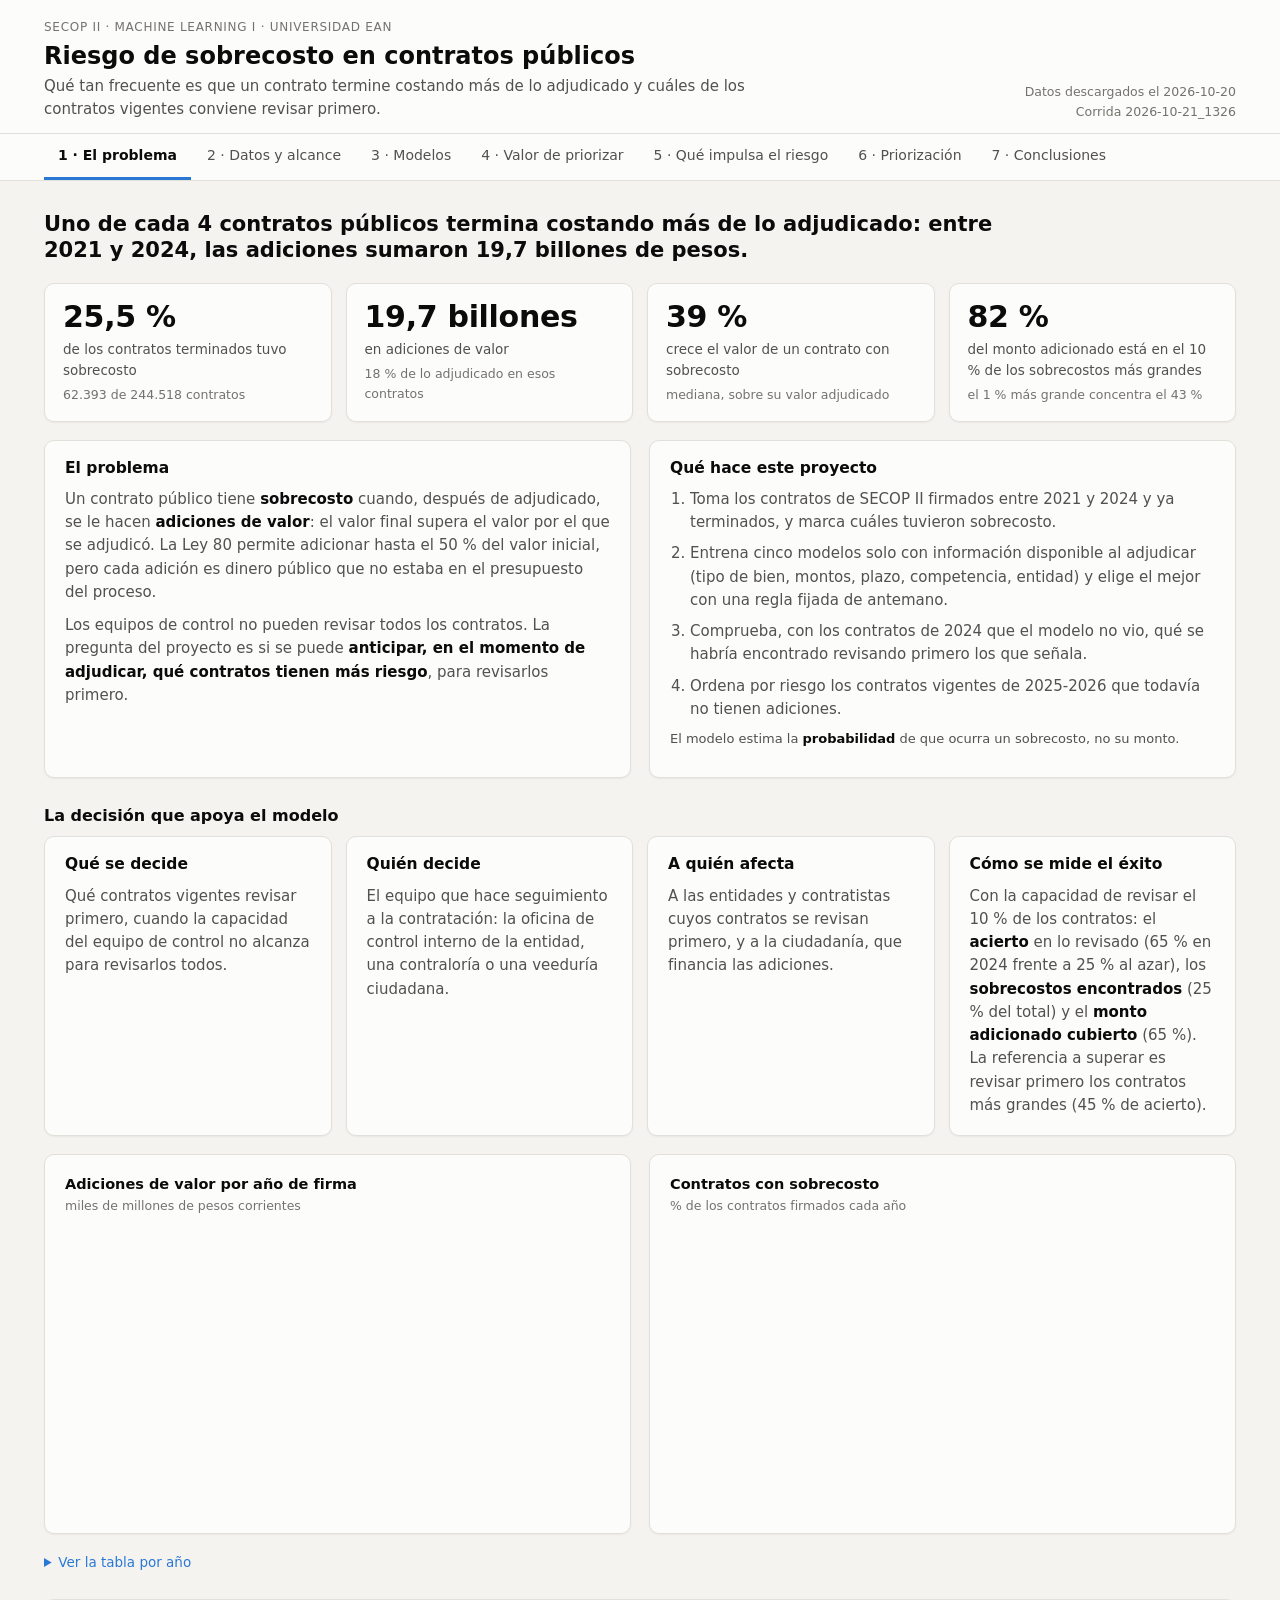
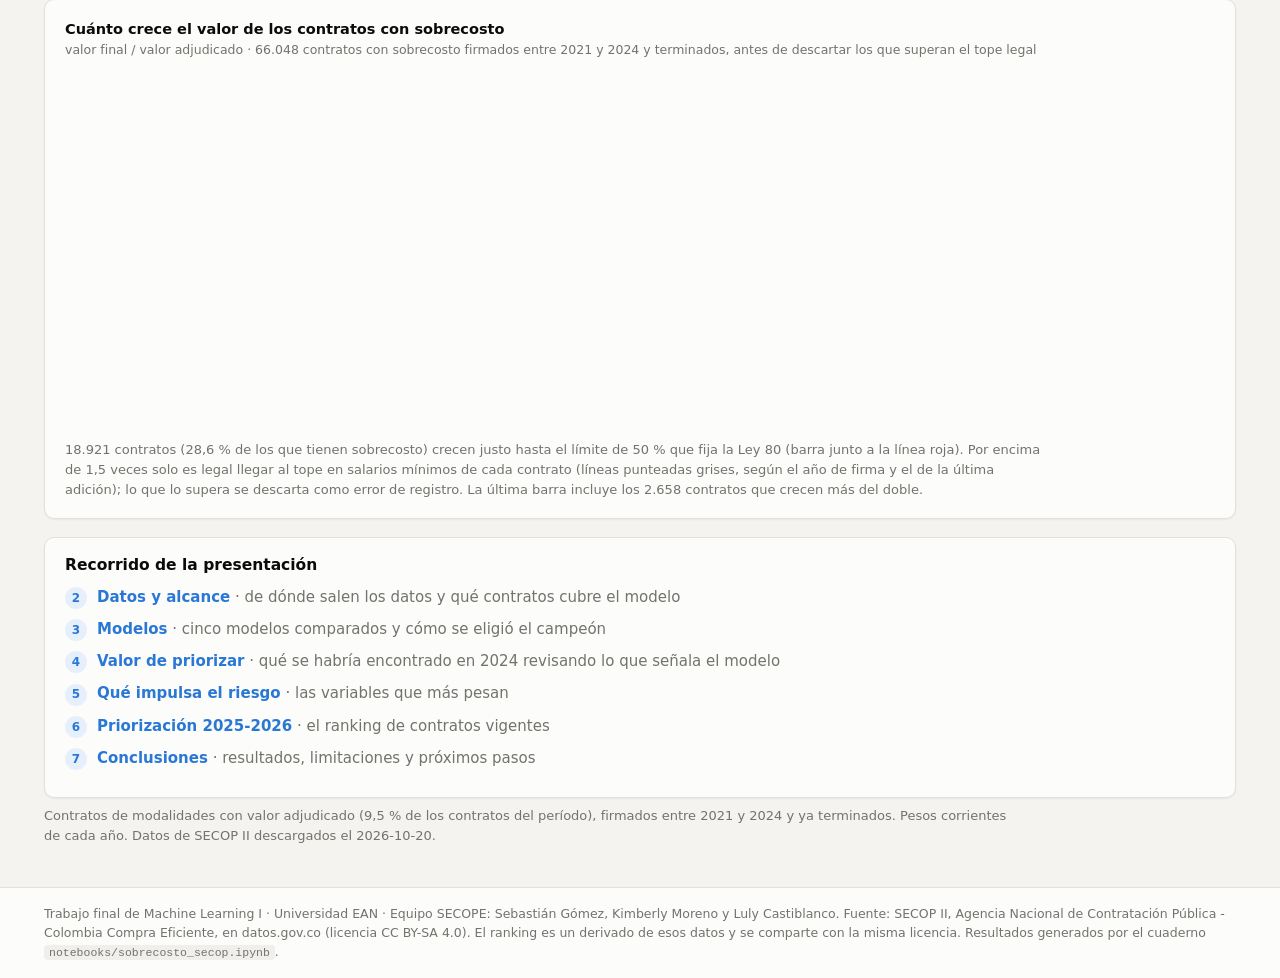
<file: docs/index.html>
<!doctype html>
<html lang="es">
<head>
<meta charset="utf-8">
<meta name="viewport" content="width=device-width, initial-scale=1">
<title>Riesgo de sobrecosto en contratos públicos</title>
<meta name="description" content="Priorización de contratos públicos con riesgo de sobrecosto a partir de SECOP II. Trabajo final de Machine Learning I, Universidad EAN.">
<link rel="stylesheet" href="estilos.css">
</head>
<body>
<header class="encabezado">
  <div class="contenedor encabezado-fila">
    <div>
      <p class="sobretitulo">SECOP II · Machine Learning I · Universidad EAN</p>
      <h1>Riesgo de sobrecosto en contratos públicos</h1>
      <p class="subtitulo">Qué tan frecuente es que un contrato termine costando más de lo adjudicado y cuáles de los contratos vigentes conviene revisar primero.</p>
    </div>
    <p class="meta" id="meta-corrida">Cargando datos…</p>
  </div>
  <nav class="pestanas" aria-label="Módulos">
    <div class="contenedor pestanas-fila" role="tablist">
      <button role="tab" data-tab="problema" aria-selected="true">1 · El problema</button>
      <button role="tab" data-tab="datos">2 · Datos y alcance</button>
      <button role="tab" data-tab="modelos">3 · Modelos</button>
      <button role="tab" data-tab="valor">4 · Valor de priorizar</button>
      <button role="tab" data-tab="riesgo">5 · Qué impulsa el riesgo</button>
      <button role="tab" data-tab="priorizacion">6 · Priorización</button>
      <button role="tab" data-tab="limites">7 · Conclusiones</button>
    </div>
  </nav>
</header>

<main class="contenedor">
  <div id="error" class="aviso aviso-error" hidden></div>

  <!-- 1 · El problema -->
  <section class="panel" id="tab-problema" role="tabpanel">
    <h2 class="mensaje" id="problema-mensaje"></h2>
    <div class="tarjetas" id="problema-kpis"></div>
    <div class="dos-columnas">
      <div class="bloque">
        <h3>El problema</h3>
        <p>Un contrato público tiene <strong>sobrecosto</strong> cuando, después de adjudicado, se le hacen <strong>adiciones de valor</strong>: el valor final supera el valor por el que se adjudicó. La Ley 80 permite adicionar hasta el 50 % del valor inicial, pero cada adición es dinero público que no estaba en el presupuesto del proceso.</p>
        <p>Los equipos de control no pueden revisar todos los contratos. La pregunta del proyecto es si se puede <strong>anticipar, en el momento de adjudicar, qué contratos tienen más riesgo</strong>, para revisarlos primero.</p>
      </div>
      <div class="bloque">
        <h3>Qué hace este proyecto</h3>
        <ol class="pasos">
          <li>Toma los contratos de SECOP II firmados entre 2021 y 2024 y ya terminados, y marca cuáles tuvieron sobrecosto.</li>
          <li>Entrena cinco modelos solo con información disponible al adjudicar (tipo de bien, montos, plazo, competencia, entidad) y elige el mejor con una regla fijada de antemano.</li>
          <li>Comprueba, con los contratos de 2024 que el modelo no vio, qué se habría encontrado revisando primero los que señala.</li>
          <li>Ordena por riesgo los contratos vigentes de 2025-2026 que todavía no tienen adiciones.</li>
        </ol>
        <p class="nota">El modelo estima la <strong>probabilidad</strong> de que ocurra un sobrecosto, no su monto.</p>
      </div>
    </div>
    <h3 class="subtitulo-seccion">La decisión que apoya el modelo</h3>
    <div class="cuatro-columnas">
      <div class="bloque"><h3>Qué se decide</h3><p>Qué contratos vigentes revisar primero, cuando la capacidad del equipo de control no alcanza para revisarlos todos.</p></div>
      <div class="bloque"><h3>Quién decide</h3><p>El equipo que hace seguimiento a la contratación: la oficina de control interno de la entidad, una contraloría o una veeduría ciudadana.</p></div>
      <div class="bloque"><h3>A quién afecta</h3><p>A las entidades y contratistas cuyos contratos se revisan primero, y a la ciudadanía, que financia las adiciones.</p></div>
      <div class="bloque"><h3>Cómo se mide el éxito</h3><p id="problema-exito"></p></div>
    </div>
    <div class="dos-columnas">
      <figure class="grafico"><figcaption>Adiciones de valor por año de firma <span>miles de millones de pesos corrientes</span></figcaption><div class="lienzo"><canvas id="g-adiciones"></canvas></div></figure>
      <figure class="grafico"><figcaption>Contratos con sobrecosto <span>% de los contratos firmados cada año</span></figcaption><div class="lienzo"><canvas id="g-tasa"></canvas></div></figure>
    </div>
    <details class="tabla-detalle"><summary>Ver la tabla por año</summary><div id="t-magnitud"></div></details>
    <figure class="grafico bloque-crecimiento" id="f-crecimiento" hidden>
      <figcaption>Cuánto crece el valor de los contratos con sobrecosto <span id="crecimiento-sub">valor final / valor adjudicado</span></figcaption>
      <div class="lienzo alto"><canvas id="g-crecimiento"></canvas></div>
      <p class="nota" id="crecimiento-nota"></p>
    </figure>
    <div class="bloque">
      <h3>Recorrido de la presentación</h3>
      <ol class="recorrido" id="resumen-recorrido"></ol>
    </div>
    <p class="nota" id="problema-nota"></p>
  </section>

  <!-- 2 · Datos y alcance -->
  <section class="panel" id="tab-datos" role="tabpanel" hidden>
    <h2 class="mensaje" id="datos-mensaje"></h2>
    <div class="dos-columnas">
      <figure class="grafico"><figcaption>De la descarga a la base del modelo <span>contratos firmados 2021-2024</span></figcaption><div class="lienzo"><canvas id="g-embudo"></canvas></div></figure>
      <figure class="grafico"><figcaption>Contratos del período por modalidad <span>% del total 2021-2024</span></figcaption><div class="lienzo alto"><canvas id="g-modalidades"></canvas></div></figure>
    </div>
    <div class="dos-columnas">
      <div class="bloque">
        <h3>Por qué no se incluyen la contratación directa ni el régimen especial sin ofertas</h3>
        <ul>
          <li><strong>Cómo funcionan.</strong> En la contratación directa la entidad elige al contratista sin concurso, en causales fijadas por la ley (más del 90 % son prestación de servicios). El régimen especial agrupa entidades que contratan con sus propios manuales, como hospitales públicos y empresas de servicios públicos.</li>
          <li><strong>Falta el valor inicial.</strong> Sin competencia no hay adjudicación: el valor adjudicado es 0. El precio base es un presupuesto estimado, no el valor firmado, y el registro de adiciones no trae montos. Sin valor inicial no se puede medir el sobrecosto.</li>
          <li><strong>Serían otro problema.</strong> Sus adiciones son sobre todo prórrogas de contratos de servicios personales, un fenómeno distinto que pediría un modelo aparte.</li>
        </ul>
      </div>
      <div class="bloque">
        <h3>Limpieza y controles de calidad</h3>
        <ul id="datos-controles"></ul>
        <figure class="grafico compacto"><figcaption>Contratos sin categoría UNSPSC («UNSPECIFIED») <span>% por año de firma</span></figcaption><div class="lienzo bajo"><canvas id="g-unspsc"></canvas></div></figure>
      </div>
    </div>
    <div class="dos-columnas">
      <div class="bloque">
        <h3>A quién representan los datos</h3>
        <ul id="datos-representa"></ul>
      </div>
      <div class="bloque">
        <h3>A quién no representan</h3>
        <ul id="datos-no-representa"></ul>
      </div>
    </div>
    <p class="nota">Fuentes: SECOP II - Contratos Electrónicos (jbjy-vk9h), Procesos de Contratación (p6dx-8zbt) y Adiciones (cb9c-h8sn), datos abiertos de datos.gov.co.</p>
  </section>

  <!-- 3 · Modelos -->
  <section class="panel" id="tab-modelos" role="tabpanel" hidden>
    <h2 class="mensaje" id="modelos-mensaje"></h2>
    <div class="dos-columnas">
      <figure class="grafico"><figcaption>Calidad del ordenamiento en 2024 (PR-AUC) <span>punto: estimación · barra: intervalo de 95 % · línea gris: azar</span></figcaption><div class="lienzo"><canvas id="g-prauc"></canvas></div></figure>
      <div class="bloque">
        <h3>Cómo se eligió el campeón</h3>
        <ol class="pasos">
          <li>Se entrenó con contratos de 2021-2023 y se evaluó con los de 2024, que el modelo no vio.</li>
          <li>Todas las decisiones se tomaron con validación cruzada <strong>por entidad</strong>: el modelo siempre se evalúa con entidades que no vio.</li>
          <li>Regla fijada de antemano: el mejor en validación; si otro modelo más simple queda a menos de un error estándar, se prefiere el más interpretable.</li>
          <li>La prueba de 2024 solo confirma la elección.</li>
        </ol>
        <p id="modelos-campeon" class="destacado"></p>
      </div>
    </div>
    <h3 class="subtitulo-seccion">Diseño experimental: cómo se evitó la fuga, el desbalance y el mal uso de la prueba</h3>
    <div class="tres-columnas">
      <div class="bloque">
        <h3>Fuga de información</h3>
        <p>Solo entran variables conocidas al adjudicar. Se excluyen el valor final, el estado, las fechas reales, los días adicionados, los pagos y la cláusula de liquidación, que cambian durante la ejecución.</p>
        <p>Prueba de lo que pasaría si no: con esas columnas la PR-AUC subiría de <strong>0,55 a 0,84</strong>, y con el valor final a <strong>0,99</strong>. Son cifras inválidas: el modelo estaría leyendo la respuesta.</p>
      </div>
      <div class="bloque">
        <h3>Desbalance de clases</h3>
        <p>Uno de cada cuatro contratos tiene sobrecosto. Por eso la métrica principal es la <strong>PR-AUC</strong>, que mide la precisión de la lista que revisa el equipo y se compara con 0,255 al azar; la ROC-AUC se reporta como complemento.</p>
        <p>La regresión logística se entrena con pesos por clase; los modelos de árboles no lo necesitan para ordenar.</p>
      </div>
      <div class="bloque">
        <h3>Uso de la prueba</h3>
        <p>Entrenamiento 2021-2023 y prueba 2024, que se usa <strong>una sola vez</strong>. Hiperparámetros, iteraciones, umbrales y el campeón se deciden con validación cruzada que separa entidades, y el preprocesamiento se ajusta dentro de cada pliegue.</p>
      </div>
    </div>
    <h3 class="subtitulo-seccion">Comparación de modelos</h3>
    <div id="t-modelos"></div>
    <div class="dos-columnas">
      <figure class="grafico"><figcaption>¿Las probabilidades son creíbles? (calibración en 2024) <span>frecuencia observada frente a probabilidad predicha</span></figcaption><div class="lienzo"><canvas id="g-calibracion"></canvas></div></figure>
      <div class="bloque">
        <h3>Estabilidad</h3>
        <p id="modelos-estabilidad"></p>
        <div id="t-robustez"></div>
        <details class="tabla-detalle"><summary>Desempeño del campeón por modalidad</summary><div id="t-modalidad"></div></details>
      </div>
    </div>
  </section>

  <!-- 4 · Valor de priorizar -->
  <section class="panel" id="tab-valor" role="tabpanel" hidden>
    <h2 class="mensaje" id="valor-mensaje"></h2>
    <div class="tarjetas" id="valor-kpis"></div>
    <div class="dos-columnas">
      <figure class="grafico"><figcaption>Sobrecostos encontrados según cuántos contratos se revisan <span>contratos de 2024 ordenados de mayor a menor prioridad</span></figcaption><div class="lienzo"><canvas id="g-ganancia-conteo"></canvas></div></figure>
      <figure class="grafico"><figcaption>Monto de las adiciones que se encontraría según cuántos contratos se revisan <span>% del total de pesos adicionados en 2024 que queda en los contratos revisados</span></figcaption><div class="lienzo"><canvas id="g-ganancia-pesos"></canvas></div></figure>
    </div>
    <div id="t-ganancia"></div>
    <div class="dos-columnas">
      <div class="bloque">
        <h3>El costo de cada error</h3>
        <ul id="valor-errores"></ul>
      </div>
      <div class="bloque">
        <h3>Umbral recomendado</h3>
        <ul id="valor-umbral"></ul>
      </div>
    </div>
    <p class="nota" id="valor-nota"></p>
  </section>

  <!-- 5 · Qué impulsa el riesgo -->
  <section class="panel" id="tab-riesgo" role="tabpanel" hidden>
    <h2 class="mensaje" id="riesgo-mensaje"></h2>
    <div class="dos-columnas">
      <figure class="grafico"><figcaption>Variables de las que más depende el modelo <span>caída de la PR-AUC al desordenar cada variable</span></figcaption><div class="lienzo alto"><canvas id="g-importancia"></canvas></div></figure>
      <div class="bloque">
        <h3>Cómo leer esta sección</h3>
        <p>La importancia dice <strong>cuánto</strong> depende el modelo de cada variable. Las curvas de abajo muestran <strong>en qué dirección</strong>: cómo cambia la probabilidad media de sobrecosto cuando se fija una variable en distintos valores, dejando lo demás igual.</p>
        <p>Describen asociaciones que el modelo aprendió, <strong>no causas</strong>.</p>
      </div>
    </div>
    <div class="tres-columnas" id="riesgo-dependencias"></div>
  </section>

  <!-- 6 · Priorización -->
  <section class="panel" id="tab-priorizacion" role="tabpanel" hidden>
    <h2 class="mensaje" id="prio-mensaje"></h2>
    <div class="tarjetas" id="prio-kpis"></div>
    <div class="filtros" role="group" aria-label="Filtros del ranking">
      <label>Revisar los primeros
        <select id="f-n"></select>
      </label>
      <label>Departamento <select id="f-departamento"><option value="">Todos</option></select></label>
      <label>Modalidad <select id="f-modalidad"><option value="">Todas</option></select></label>
      <label>Sector <select id="f-sector"><option value="">Todos</option></select></label>
      <label>Tipo de contrato <select id="f-tipo"><option value="">Todos</option></select></label>
      <label class="buscar">Entidad u objeto <input id="f-texto" type="search" placeholder="Buscar…"></label>
    </div>
    <div class="barra-acciones">
      <p id="prio-conteo" aria-live="polite"></p>
      <div>
        <button id="b-descargar" class="boton">Descargar selección (CSV)</button>
        <a id="b-completo" class="boton secundario" href="datos/ranking_vigentes.csv" download>Ranking completo (CSV)</a>
      </div>
    </div>
    <div class="tabla-desplazable"><table class="tabla ranking" id="t-ranking"></table></div>
    <div class="paginacion" id="paginacion"></div>
    <div class="dos-columnas">
      <figure class="grafico"><figcaption>Modalidades sobrerrepresentadas en la prioridad alta <span>veces su peso frente a todos los vigentes</span></figcaption><div class="lienzo"><canvas id="g-reparto-modalidad"></canvas></div></figure>
      <figure class="grafico"><figcaption>Departamentos con más contratos en prioridad alta <span>% de la prioridad alta</span></figcaption><div class="lienzo"><canvas id="g-reparto-departamento"></canvas></div></figure>
    </div>
    <p class="nota">El ranking es un <strong>orden de prioridad</strong>, no una probabilidad exacta: los contratos vigentes son más recientes y, en promedio, más largos que los de entrenamiento. La entidad, el objeto y el enlace se muestran solo para identificar el contrato; no son variables del modelo.</p>
  </section>

  <!-- 7 · Conclusiones -->
  <section class="panel" id="tab-limites" role="tabpanel" hidden>
    <h2 class="mensaje" id="conclusiones-mensaje"></h2>
    <div class="tarjetas" id="conclusiones-kpis"></div>
    <div class="bloque bloque-conclusiones">
      <h3>Conclusiones</h3>
      <ul class="lista-espaciada" id="conclusiones-lista"></ul>
    </div>
    <div class="dos-columnas">
      <div class="bloque">
        <h3>Limitaciones</h3>
        <ul class="lista-espaciada">
          <li><strong>Cobertura.</strong> Aplica solo a las modalidades con valor adjudicado (<span id="lim-cobertura"></span> de los contratos del período); no a la contratación directa ni al régimen especial sin ofertas.</li>
          <li><strong>Estima si ocurre, no cuánto.</strong> El monto de la adición no se predice; el valor adjudicado se muestra para que el usuario lo considere.</li>
          <li><strong>Contratos terminados.</strong> El entrenamiento usa contratos ya terminados; los que siguen vigentes por prórrogas quedan fuera.</li>
          <li><strong>Un contrato por proceso.</strong> Los procesos con varios lotes quedan fuera.</li>
          <li><strong>Calidad del registro.</strong> Se corrigen errores de digitación del valor adjudicado y del tope legal, pero el registro de adiciones no trae montos y algunas prácticas de registro cambian entre años (liquidación, categoría UNSPSC).</li>
          <li><strong>Asociación, no causa.</strong> Las variables importantes señalan patrones, no explican por qué ocurre un sobrecosto.</li>
        </ul>
      </div>
      <div class="bloque">
        <h3>Próximos pasos</h3>
        <ul class="lista-espaciada">
          <li><strong>Historial de la entidad y del proveedor</strong>, calculado solo con contratos anteriores a cada firma.</li>
          <li><strong>Texto del objeto del contrato</strong>, controlando que no funcione como identificador de la entidad.</li>
          <li><strong>Contratación directa:</strong> validar si el precio base sirve como valor inicial, para extender la cobertura.</li>
          <li><strong>Propuesta de operación: monitoreo.</strong> Reentrenar cada año, vigilar los cambios en el registro de los datos y comparar el ranking 2025-2026 con lo que ocurra cuando esos contratos terminen.</li>
        </ul>
      </div>
    </div>
    <h3 class="subtitulo-seccion">Gobernanza: uso responsable del modelo</h3>
    <div class="tres-columnas">
      <div class="bloque">
        <h3>Cómo usarlo</h3>
        <ul class="lista-espaciada">
          <li><strong>Para priorizar, no para sancionar.</strong> Una probabilidad alta no prueba ninguna irregularidad: indica dónde mirar primero.</li>
          <li><strong>Siempre con revisión humana.</strong> El equipo de control decide qué revisar y qué concluir.</li>
          <li><strong>Con una muestra al azar.</strong> Revisar también un pequeño porcentaje de contratos elegidos al azar permite medir el desempeño real y detectar sesgos.</li>
        </ul>
      </div>
      <div class="bloque">
        <h3>Cuándo deja de valer</h3>
        <ul class="lista-espaciada">
          <li><strong>Cambios en la norma:</strong> otro tope de adiciones u otras modalidades de contratación.</li>
          <li><strong>Cambios en el registro de SECOP II:</strong> como el aumento de la categoría UNSPSC sin código desde 2023.</li>
          <li id="gob-deriva"></li>
        </ul>
      </div>
      <div class="bloque">
        <h3>A quién podría perjudicar</h3>
        <ul class="lista-espaciada" id="gob-perjuicio"></ul>
      </div>
    </div>
    <div class="bloque bloque-conclusiones">
      <h3>Equipo SECOPE</h3>
      <ul class="lista-espaciada equipo">
        <li><strong>Sebastián Gómez · Jefe.</strong> Planteamiento del problema, diseño metodológico, cuaderno de modelado y página de resultados.</li>
        <li><strong>Kimberly Moreno · Líder.</strong> Coordinación del equipo, repositorio oficial de la entrega y publicación en GitHub Pages.</li>
        <li><strong>Luly Castiblanco · Crack.</strong> Revisión de los datos y los resultados, y preparación de la exposición.</li>
      </ul>
    </div>
  </section>
</main>

<footer class="pie">
  <div class="contenedor">
    <p id="pie-texto">Trabajo final de Machine Learning I · Universidad EAN · Equipo SECOPE: Sebastián Gómez, Kimberly Moreno y Luly Castiblanco. Fuente: SECOP II, Agencia Nacional de Contratación Pública - Colombia Compra Eficiente, en datos.gov.co (licencia CC BY-SA 4.0). El ranking es un derivado de esos datos y se comparte con la misma licencia. Resultados generados por el cuaderno <code>notebooks/sobrecosto_secop.ipynb</code>.</p>
  </div>
</footer>

<script src="vendor/chart.umd.js"></script>
<script src="app.js"></script>
</body>
</html>
</file>
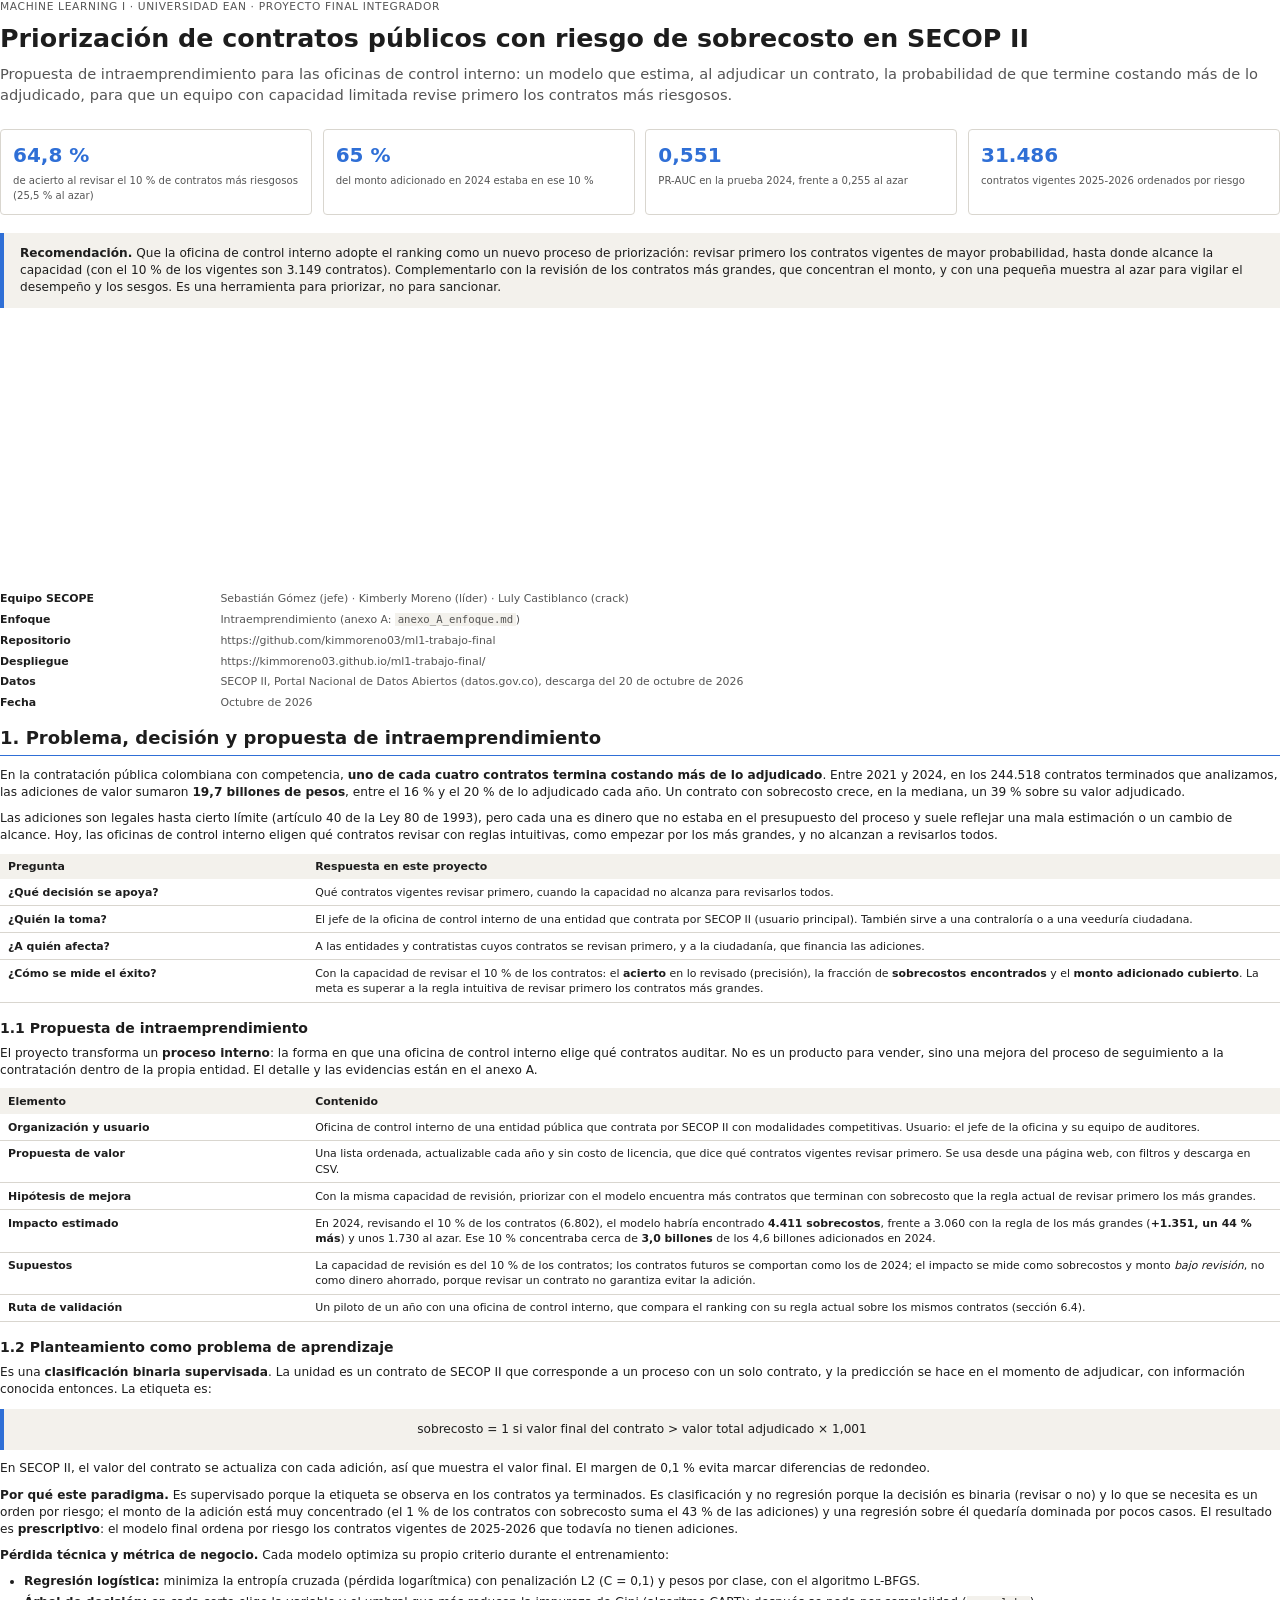
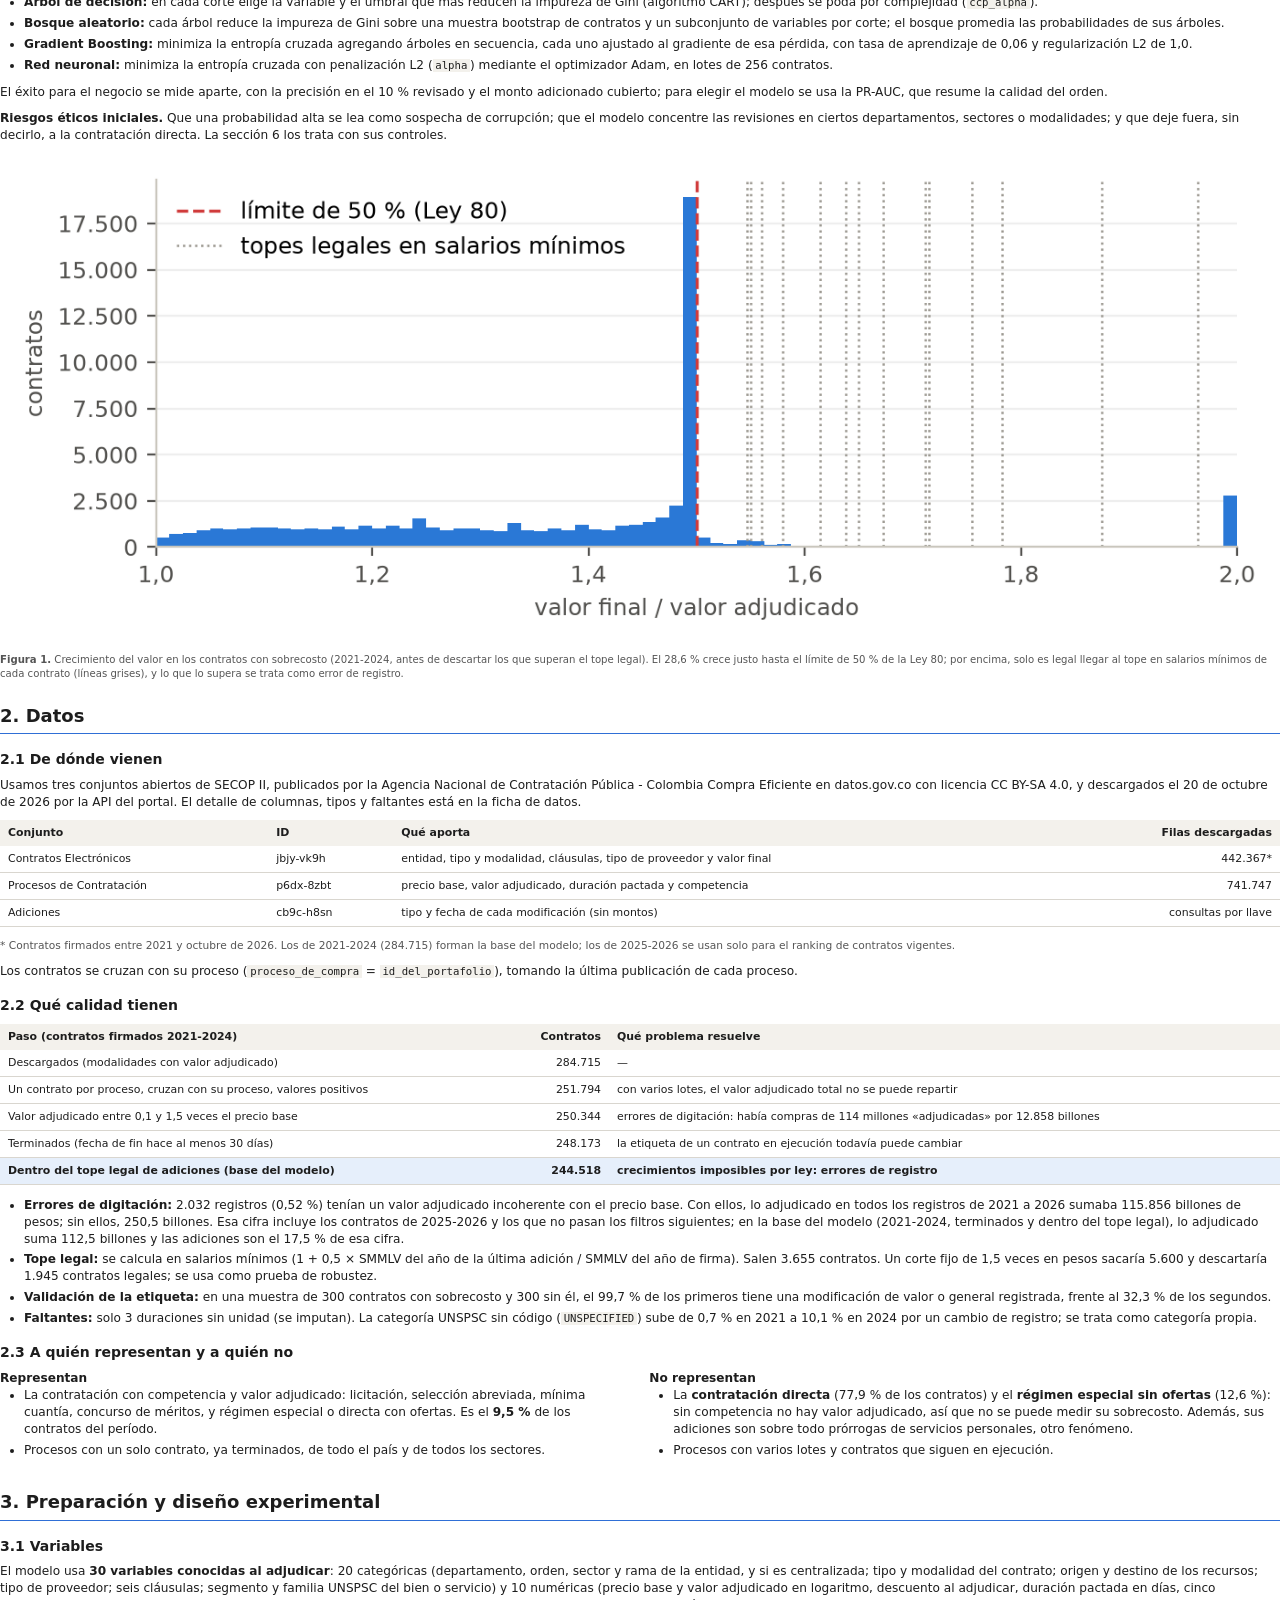
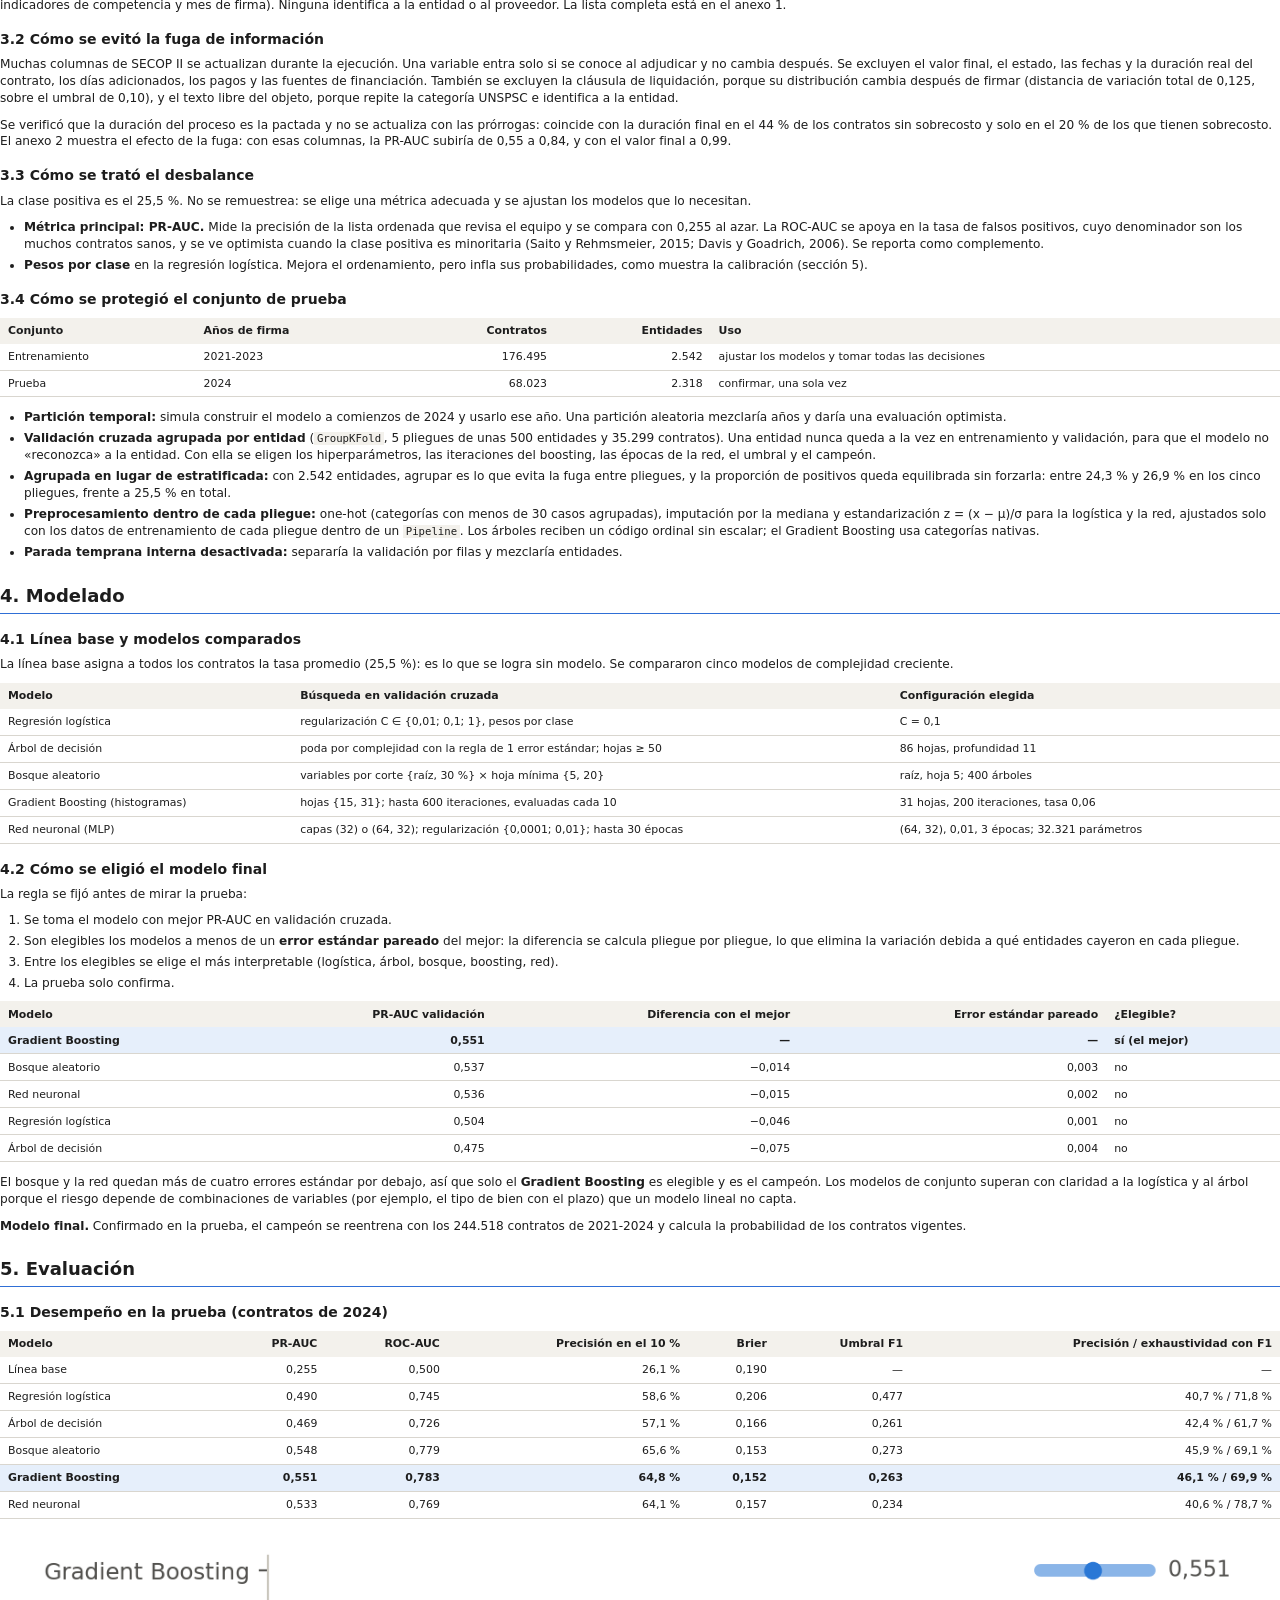
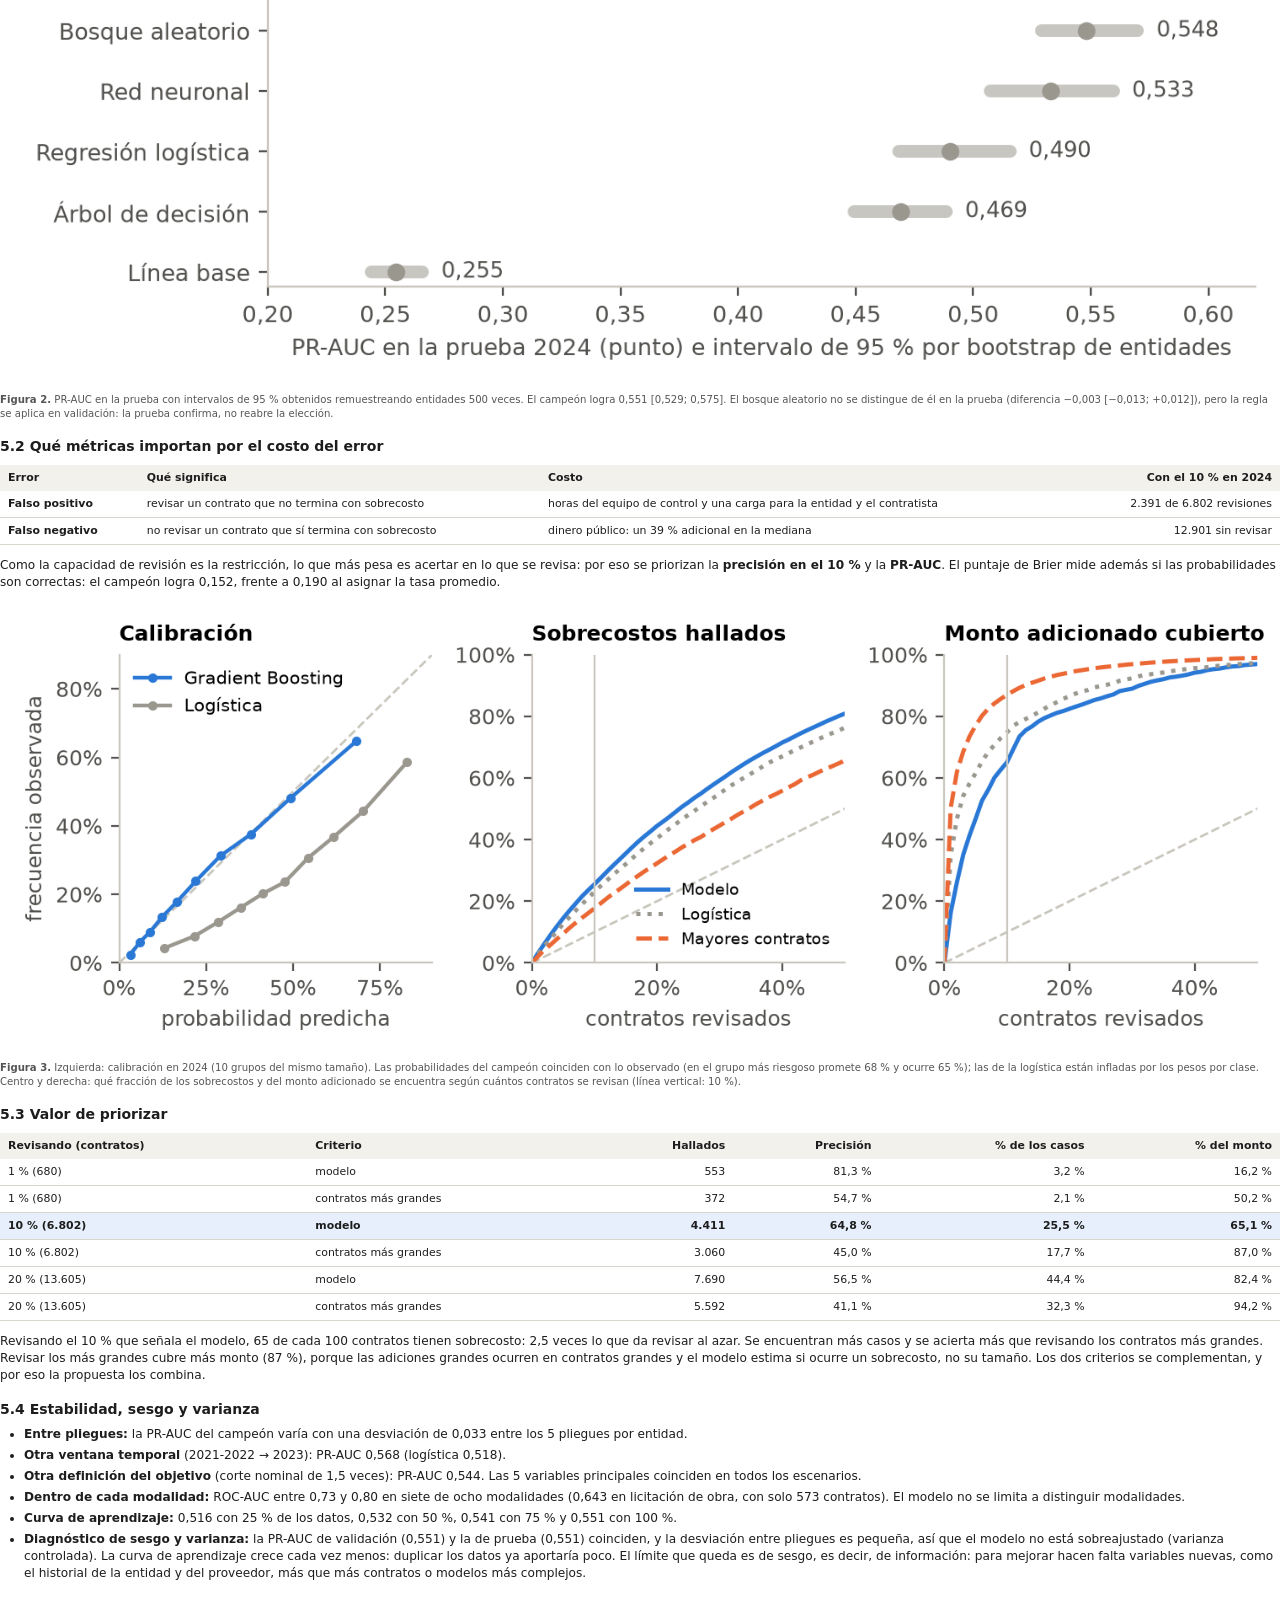
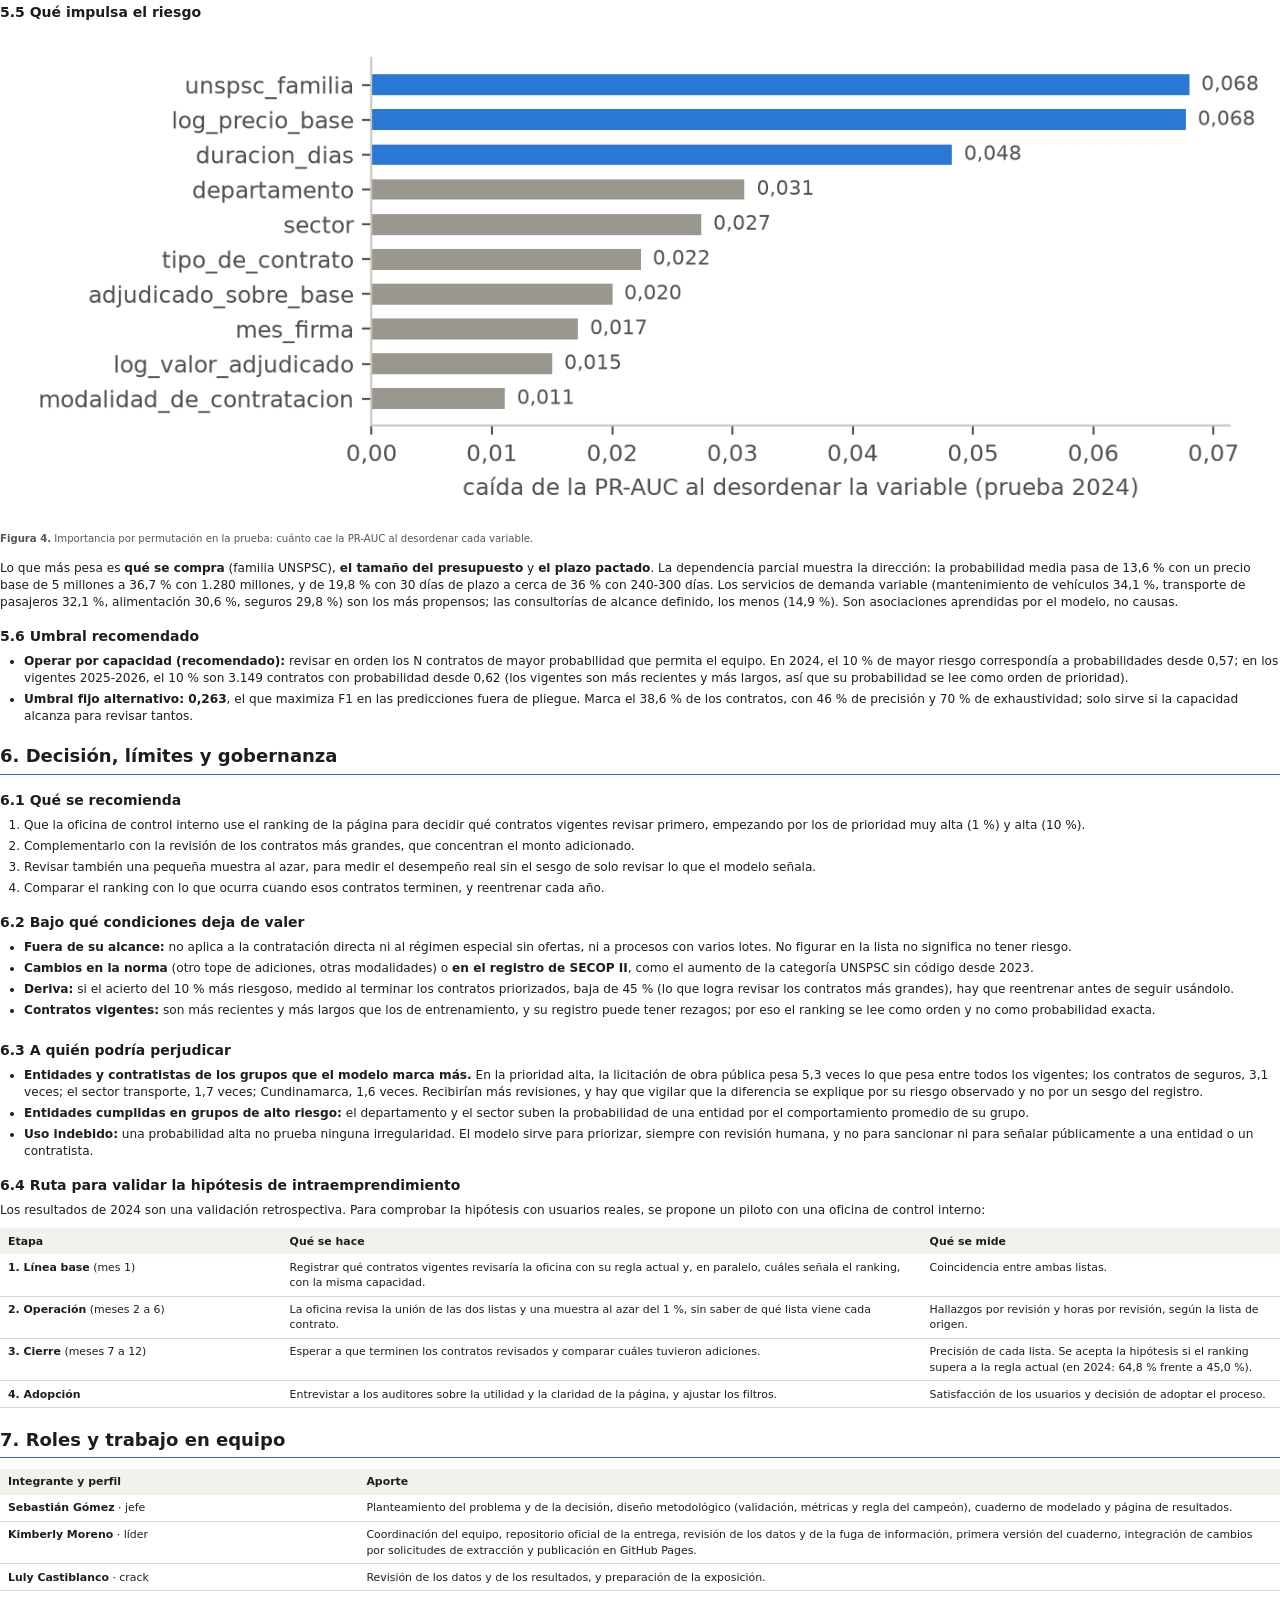
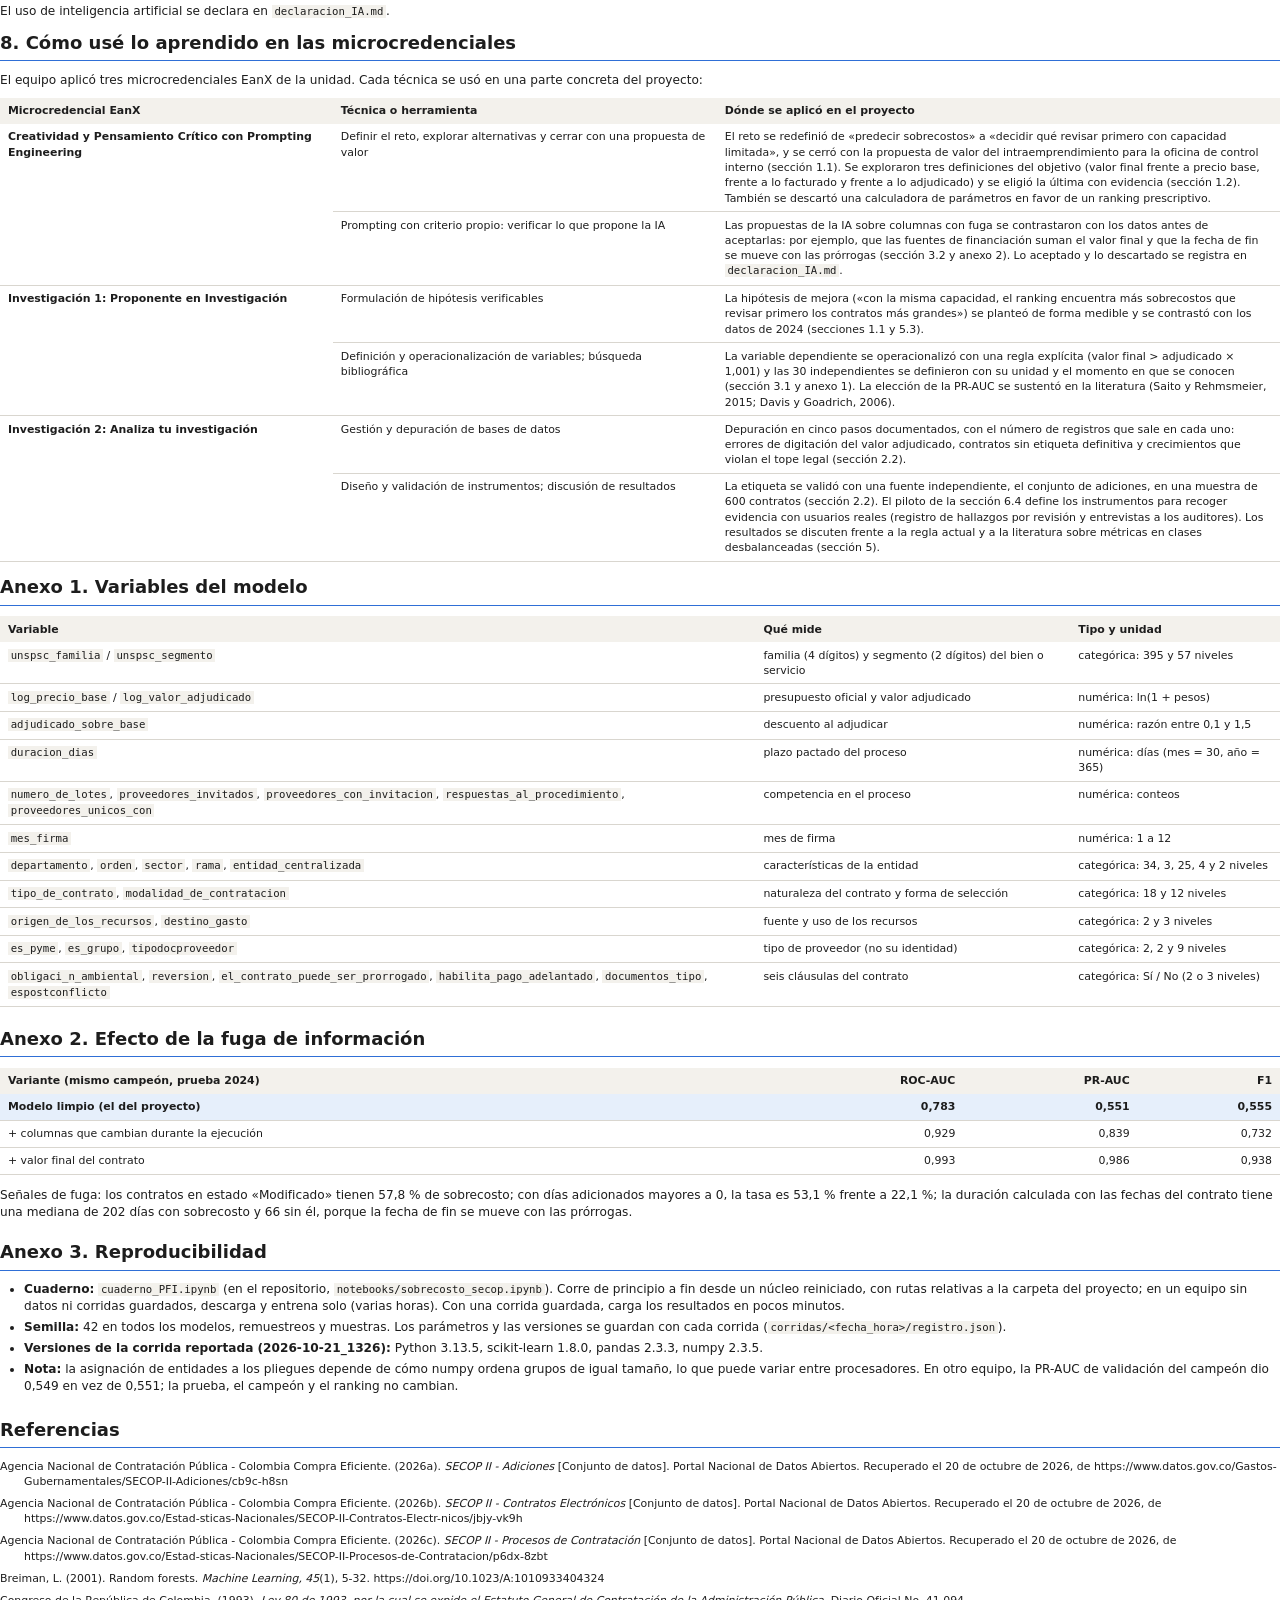
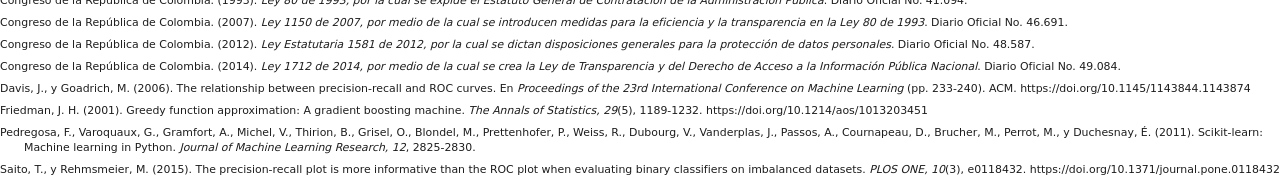
<file: entrega/fuentes_pdf/informe_PFI.html>
<!doctype html>
<html lang="es">
<head>
<meta charset="utf-8">
<title>Informe PFI · Riesgo de sobrecosto en SECOP II · Equipo SECOPE</title>
<link rel="stylesheet" href="estilos.css">
</head>
<body>

<!-- PORTADA -->
<div class="antetitulo">Machine Learning I · Universidad EAN · Proyecto Final Integrador</div>
<h1>Priorización de contratos públicos con riesgo de sobrecosto en SECOP II</h1>
<div class="subtitulo">Propuesta de intraemprendimiento para las oficinas de control interno: un modelo que estima, al adjudicar un contrato, la probabilidad de que termine costando más de lo adjudicado, para que un equipo con capacidad limitada revise primero los contratos más riesgosos.</div>

<div class="kpis">
  <div class="kpi"><b>64,8 %</b><span>de acierto al revisar el 10 % de contratos más riesgosos (25,5 % al azar)</span></div>
  <div class="kpi"><b>65 %</b><span>del monto adicionado en 2024 estaba en ese 10 %</span></div>
  <div class="kpi"><b>0,551</b><span>PR-AUC en la prueba 2024, frente a 0,255 al azar</span></div>
  <div class="kpi"><b>31.486</b><span>contratos vigentes 2025-2026 ordenados por riesgo</span></div>
</div>

<div class="recuadro"><b>Recomendación.</b> Que la oficina de control interno adopte el ranking como un nuevo proceso de priorización: revisar primero los contratos vigentes de mayor probabilidad, hasta donde alcance la capacidad (con el 10 % de los vigentes son 3.149 contratos). Complementarlo con la revisión de los contratos más grandes, que concentran el monto, y con una pequeña muestra al azar para vigilar el desempeño y los sesgos. Es una herramienta para priorizar, no para sancionar.</div>

<table class="ficha">
  <tr><td>Equipo SECOPE</td><td>Sebastián Gómez (jefe) · Kimberly Moreno (líder) · Luly Castiblanco (crack)</td></tr>
  <tr><td>Enfoque</td><td>Intraemprendimiento (anexo A: <code>anexo_A_enfoque.md</code>)</td></tr>
  <tr><td>Repositorio</td><td>https://github.com/kimmoreno03/ml1-trabajo-final</td></tr>
  <tr><td>Despliegue</td><td>https://kimmoreno03.github.io/ml1-trabajo-final/</td></tr>
  <tr><td>Datos</td><td>SECOP II, Portal Nacional de Datos Abiertos (datos.gov.co), descarga del 20 de octubre de 2026</td></tr>
  <tr><td>Fecha</td><td>Octubre de 2026</td></tr>
</table>

<!-- 1 -->
<div class="seccion salto">
<h2>1. Problema, decisión y propuesta de intraemprendimiento</h2>

<p>En la contratación pública colombiana con competencia, <b>uno de cada cuatro contratos termina costando más de lo adjudicado</b>. Entre 2021 y 2024, en los 244.518 contratos terminados que analizamos, las adiciones de valor sumaron <b>19,7 billones de pesos</b>, entre el 16 % y el 20 % de lo adjudicado cada año. Un contrato con sobrecosto crece, en la mediana, un 39 % sobre su valor adjudicado.</p>
<p>Las adiciones son legales hasta cierto límite (artículo 40 de la Ley 80 de 1993), pero cada una es dinero que no estaba en el presupuesto del proceso y suele reflejar una mala estimación o un cambio de alcance. Hoy, las oficinas de control interno eligen qué contratos revisar con reglas intuitivas, como empezar por los más grandes, y no alcanzan a revisarlos todos.</p>

<table>
  <tr><th style="width:24%">Pregunta</th><th>Respuesta en este proyecto</th></tr>
  <tr><td><b>¿Qué decisión se apoya?</b></td><td>Qué contratos vigentes revisar primero, cuando la capacidad no alcanza para revisarlos todos.</td></tr>
  <tr><td><b>¿Quién la toma?</b></td><td>El jefe de la oficina de control interno de una entidad que contrata por SECOP II (usuario principal). También sirve a una contraloría o a una veeduría ciudadana.</td></tr>
  <tr><td><b>¿A quién afecta?</b></td><td>A las entidades y contratistas cuyos contratos se revisan primero, y a la ciudadanía, que financia las adiciones.</td></tr>
  <tr><td><b>¿Cómo se mide el éxito?</b></td><td>Con la capacidad de revisar el 10 % de los contratos: el <b>acierto</b> en lo revisado (precisión), la fracción de <b>sobrecostos encontrados</b> y el <b>monto adicionado cubierto</b>. La meta es superar a la regla intuitiva de revisar primero los contratos más grandes.</td></tr>
</table>

<h3>1.1 Propuesta de intraemprendimiento</h3>
<p>El proyecto transforma un <b>proceso interno</b>: la forma en que una oficina de control interno elige qué contratos auditar. No es un producto para vender, sino una mejora del proceso de seguimiento a la contratación dentro de la propia entidad. El detalle y las evidencias están en el anexo A.</p>
<table class="evitar">
  <tr><th style="width:24%">Elemento</th><th>Contenido</th></tr>
  <tr><td><b>Organización y usuario</b></td><td>Oficina de control interno de una entidad pública que contrata por SECOP II con modalidades competitivas. Usuario: el jefe de la oficina y su equipo de auditores.</td></tr>
  <tr><td><b>Propuesta de valor</b></td><td>Una lista ordenada, actualizable cada año y sin costo de licencia, que dice qué contratos vigentes revisar primero. Se usa desde una página web, con filtros y descarga en CSV.</td></tr>
  <tr><td><b>Hipótesis de mejora</b></td><td>Con la misma capacidad de revisión, priorizar con el modelo encuentra más contratos que terminan con sobrecosto que la regla actual de revisar primero los más grandes.</td></tr>
  <tr><td><b>Impacto estimado</b></td><td>En 2024, revisando el 10 % de los contratos (6.802), el modelo habría encontrado <b>4.411 sobrecostos</b>, frente a 3.060 con la regla de los más grandes (<b>+1.351, un 44 % más</b>) y unos 1.730 al azar. Ese 10 % concentraba cerca de <b>3,0 billones</b> de los 4,6 billones adicionados en 2024.</td></tr>
  <tr><td><b>Supuestos</b></td><td>La capacidad de revisión es del 10 % de los contratos; los contratos futuros se comportan como los de 2024; el impacto se mide como sobrecostos y monto <i>bajo revisión</i>, no como dinero ahorrado, porque revisar un contrato no garantiza evitar la adición.</td></tr>
  <tr><td><b>Ruta de validación</b></td><td>Un piloto de un año con una oficina de control interno, que compara el ranking con su regla actual sobre los mismos contratos (sección 6.4).</td></tr>
</table>

<h3>1.2 Planteamiento como problema de aprendizaje</h3>
<p>Es una <b>clasificación binaria supervisada</b>. La unidad es un contrato de SECOP II que corresponde a un proceso con un solo contrato, y la predicción se hace en el momento de adjudicar, con información conocida entonces. La etiqueta es:</p>
<div class="formula">sobrecosto = 1 si valor final del contrato &gt; valor total adjudicado × 1,001</div>
<p>En SECOP II, el valor del contrato se actualiza con cada adición, así que muestra el valor final. El margen de 0,1 % evita marcar diferencias de redondeo.</p>
<p><b>Por qué este paradigma.</b> Es supervisado porque la etiqueta se observa en los contratos ya terminados. Es clasificación y no regresión porque la decisión es binaria (revisar o no) y lo que se necesita es un orden por riesgo; el monto de la adición está muy concentrado (el 1 % de los contratos con sobrecosto suma el 43 % de las adiciones) y una regresión sobre él quedaría dominada por pocos casos. El resultado es <b>prescriptivo</b>: el modelo final ordena por riesgo los contratos vigentes de 2025-2026 que todavía no tienen adiciones.</p>
<p><b>Pérdida técnica y métrica de negocio.</b> Cada modelo optimiza su propio criterio durante el entrenamiento:</p>
<ul>
  <li><b>Regresión logística:</b> minimiza la entropía cruzada (pérdida logarítmica) con penalización L2 (C = 0,1) y pesos por clase, con el algoritmo L-BFGS.</li>
  <li><b>Árbol de decisión:</b> en cada corte elige la variable y el umbral que más reducen la impureza de Gini (algoritmo CART); después se poda por complejidad (<code>ccp_alpha</code>).</li>
  <li><b>Bosque aleatorio:</b> cada árbol reduce la impureza de Gini sobre una muestra bootstrap de contratos y un subconjunto de variables por corte; el bosque promedia las probabilidades de sus árboles.</li>
  <li><b>Gradient Boosting:</b> minimiza la entropía cruzada agregando árboles en secuencia, cada uno ajustado al gradiente de esa pérdida, con tasa de aprendizaje de 0,06 y regularización L2 de 1,0.</li>
  <li><b>Red neuronal:</b> minimiza la entropía cruzada con penalización L2 (<code>alpha</code>) mediante el optimizador Adam, en lotes de 256 contratos.</li>
</ul>
<p>El éxito para el negocio se mide aparte, con la precisión en el 10 % revisado y el monto adicionado cubierto; para elegir el modelo se usa la PR-AUC, que resume la calidad del orden.</p>
<p><b>Riesgos éticos iniciales.</b> Que una probabilidad alta se lea como sospecha de corrupción; que el modelo concentre las revisiones en ciertos departamentos, sectores o modalidades; y que deje fuera, sin decirlo, a la contratación directa. La sección 6 los trata con sus controles.</p>

<figure class="evitar">
  <img src="img/fig-002-000.png" alt="Histograma del crecimiento del valor en contratos con sobrecosto">
  <figcaption><b>Figura 1.</b> Crecimiento del valor en los contratos con sobrecosto (2021-2024, antes de descartar los que superan el tope legal). El 28,6 % crece justo hasta el límite de 50 % de la Ley 80; por encima, solo es legal llegar al tope en salarios mínimos de cada contrato (líneas grises), y lo que lo supera se trata como error de registro.</figcaption>
</figure>
</div>

<!-- 2 -->
<div class="seccion">
<h2>2. Datos</h2>
<h3>2.1 De dónde vienen</h3>
<p>Usamos tres conjuntos abiertos de SECOP II, publicados por la Agencia Nacional de Contratación Pública - Colombia Compra Eficiente en datos.gov.co con licencia CC BY-SA 4.0, y descargados el 20 de octubre de 2026 por la API del portal. El detalle de columnas, tipos y faltantes está en la ficha de datos.</p>
<table>
  <tr><th>Conjunto</th><th>ID</th><th>Qué aporta</th><th class="n">Filas descargadas</th></tr>
  <tr><td>Contratos Electrónicos</td><td>jbjy-vk9h</td><td>entidad, tipo y modalidad, cláusulas, tipo de proveedor y valor final</td><td class="n">442.367*</td></tr>
  <tr><td>Procesos de Contratación</td><td>p6dx-8zbt</td><td>precio base, valor adjudicado, duración pactada y competencia</td><td class="n">741.747</td></tr>
  <tr><td>Adiciones</td><td>cb9c-h8sn</td><td>tipo y fecha de cada modificación (sin montos)</td><td class="n">consultas por llave</td></tr>
</table>
<p style="font-size:8pt;color:#555">* Contratos firmados entre 2021 y octubre de 2026. Los de 2021-2024 (284.715) forman la base del modelo; los de 2025-2026 se usan solo para el ranking de contratos vigentes.</p>
<p>Los contratos se cruzan con su proceso (<code>proceso_de_compra</code> = <code>id_del_portafolio</code>), tomando la última publicación de cada proceso.</p>

<h3>2.2 Qué calidad tienen</h3>
<table>
  <tr><th>Paso (contratos firmados 2021-2024)</th><th class="n">Contratos</th><th>Qué problema resuelve</th></tr>
  <tr><td>Descargados (modalidades con valor adjudicado)</td><td class="n">284.715</td><td>—</td></tr>
  <tr><td>Un contrato por proceso, cruzan con su proceso, valores positivos</td><td class="n">251.794</td><td>con varios lotes, el valor adjudicado total no se puede repartir</td></tr>
  <tr><td>Valor adjudicado entre 0,1 y 1,5 veces el precio base</td><td class="n">250.344</td><td>errores de digitación: había compras de 114 millones «adjudicadas» por 12.858 billones</td></tr>
  <tr><td>Terminados (fecha de fin hace al menos 30 días)</td><td class="n">248.173</td><td>la etiqueta de un contrato en ejecución todavía puede cambiar</td></tr>
  <tr class="destacada"><td>Dentro del tope legal de adiciones (base del modelo)</td><td class="n">244.518</td><td>crecimientos imposibles por ley: errores de registro</td></tr>
</table>
<ul>
  <li><b>Errores de digitación:</b> 2.032 registros (0,52 %) tenían un valor adjudicado incoherente con el precio base. Con ellos, lo adjudicado en todos los registros de 2021 a 2026 sumaba 115.856 billones de pesos; sin ellos, 250,5 billones. Esa cifra incluye los contratos de 2025-2026 y los que no pasan los filtros siguientes; en la base del modelo (2021-2024, terminados y dentro del tope legal), lo adjudicado suma 112,5 billones y las adiciones son el 17,5 % de esa cifra.</li>
  <li><b>Tope legal:</b> se calcula en salarios mínimos (1 + 0,5 × SMMLV del año de la última adición / SMMLV del año de firma). Salen 3.655 contratos. Un corte fijo de 1,5 veces en pesos sacaría 5.600 y descartaría 1.945 contratos legales; se usa como prueba de robustez.</li>
  <li><b>Validación de la etiqueta:</b> en una muestra de 300 contratos con sobrecosto y 300 sin él, el 99,7 % de los primeros tiene una modificación de valor o general registrada, frente al 32,3 % de los segundos.</li>
  <li><b>Faltantes:</b> solo 3 duraciones sin unidad (se imputan). La categoría UNSPSC sin código (<code>UNSPECIFIED</code>) sube de 0,7 % en 2021 a 10,1 % en 2024 por un cambio de registro; se trata como categoría propia.</li>
</ul>

<h3>2.3 A quién representan y a quién no</h3>
<div class="dos">
  <div><b>Representan</b>
    <ul>
      <li>La contratación con competencia y valor adjudicado: licitación, selección abreviada, mínima cuantía, concurso de méritos, y régimen especial o directa con ofertas. Es el <b>9,5 %</b> de los contratos del período.</li>
      <li>Procesos con un solo contrato, ya terminados, de todo el país y de todos los sectores.</li>
    </ul>
  </div>
  <div><b>No representan</b>
    <ul>
      <li>La <b>contratación directa</b> (77,9 % de los contratos) y el <b>régimen especial sin ofertas</b> (12,6 %): sin competencia no hay valor adjudicado, así que no se puede medir su sobrecosto. Además, sus adiciones son sobre todo prórrogas de servicios personales, otro fenómeno.</li>
      <li>Procesos con varios lotes y contratos que siguen en ejecución.</li>
    </ul>
  </div>
</div>
</div>

<!-- 3 -->
<div class="seccion">
<h2>3. Preparación y diseño experimental</h2>
<h3>3.1 Variables</h3>
<p>El modelo usa <b>30 variables conocidas al adjudicar</b>: 20 categóricas (departamento, orden, sector y rama de la entidad, y si es centralizada; tipo y modalidad del contrato; origen y destino de los recursos; tipo de proveedor; seis cláusulas; segmento y familia UNSPSC del bien o servicio) y 10 numéricas (precio base y valor adjudicado en logaritmo, descuento al adjudicar, duración pactada en días, cinco indicadores de competencia y mes de firma). Ninguna identifica a la entidad o al proveedor. La lista completa está en el anexo 1.</p>

<h3>3.2 Cómo se evitó la fuga de información</h3>
<p>Muchas columnas de SECOP II se actualizan durante la ejecución. Una variable entra solo si se conoce al adjudicar y no cambia después. Se excluyen el valor final, el estado, las fechas y la duración real del contrato, los días adicionados, los pagos y las fuentes de financiación. También se excluyen la cláusula de liquidación, porque su distribución cambia después de firmar (distancia de variación total de 0,125, sobre el umbral de 0,10), y el texto libre del objeto, porque repite la categoría UNSPSC e identifica a la entidad.</p>
<p>Se verificó que la duración del proceso es la pactada y no se actualiza con las prórrogas: coincide con la duración final en el 44 % de los contratos sin sobrecosto y solo en el 20 % de los que tienen sobrecosto. El anexo 2 muestra el efecto de la fuga: con esas columnas, la PR-AUC subiría de 0,55 a 0,84, y con el valor final a 0,99.</p>

<h3>3.3 Cómo se trató el desbalance</h3>
<p>La clase positiva es el 25,5 %. No se remuestrea: se elige una métrica adecuada y se ajustan los modelos que lo necesitan.</p>
<ul>
  <li><b>Métrica principal: PR-AUC.</b> Mide la precisión de la lista ordenada que revisa el equipo y se compara con 0,255 al azar. La ROC-AUC se apoya en la tasa de falsos positivos, cuyo denominador son los muchos contratos sanos, y se ve optimista cuando la clase positiva es minoritaria (Saito y Rehmsmeier, 2015; Davis y Goadrich, 2006). Se reporta como complemento.</li>
  <li><b>Pesos por clase</b> en la regresión logística. Mejora el ordenamiento, pero infla sus probabilidades, como muestra la calibración (sección 5).</li>
</ul>

<h3>3.4 Cómo se protegió el conjunto de prueba</h3>
<table>
  <tr><th>Conjunto</th><th>Años de firma</th><th class="n">Contratos</th><th class="n">Entidades</th><th>Uso</th></tr>
  <tr><td>Entrenamiento</td><td>2021-2023</td><td class="n">176.495</td><td class="n">2.542</td><td>ajustar los modelos y tomar todas las decisiones</td></tr>
  <tr><td>Prueba</td><td>2024</td><td class="n">68.023</td><td class="n">2.318</td><td>confirmar, una sola vez</td></tr>
</table>
<ul>
  <li><b>Partición temporal:</b> simula construir el modelo a comienzos de 2024 y usarlo ese año. Una partición aleatoria mezclaría años y daría una evaluación optimista.</li>
  <li><b>Validación cruzada agrupada por entidad</b> (<code>GroupKFold</code>, 5 pliegues de unas 500 entidades y 35.299 contratos). Una entidad nunca queda a la vez en entrenamiento y validación, para que el modelo no «reconozca» a la entidad. Con ella se eligen los hiperparámetros, las iteraciones del boosting, las épocas de la red, el umbral y el campeón.</li>
  <li><b>Agrupada en lugar de estratificada:</b> con 2.542 entidades, agrupar es lo que evita la fuga entre pliegues, y la proporción de positivos queda equilibrada sin forzarla: entre 24,3 % y 26,9 % en los cinco pliegues, frente a 25,5 % en total.</li>
  <li><b>Preprocesamiento dentro de cada pliegue:</b> one-hot (categorías con menos de 30 casos agrupadas), imputación por la mediana y estandarización z = (x − μ)/σ para la logística y la red, ajustados solo con los datos de entrenamiento de cada pliegue dentro de un <code>Pipeline</code>. Los árboles reciben un código ordinal sin escalar; el Gradient Boosting usa categorías nativas.</li>
  <li><b>Parada temprana interna desactivada:</b> separaría la validación por filas y mezclaría entidades.</li>
</ul>
</div>

<!-- 4 -->
<div class="seccion">
<h2>4. Modelado</h2>
<h3>4.1 Línea base y modelos comparados</h3>
<p>La línea base asigna a todos los contratos la tasa promedio (25,5 %): es lo que se logra sin modelo. Se compararon cinco modelos de complejidad creciente.</p>
<table>
  <tr><th>Modelo</th><th>Búsqueda en validación cruzada</th><th>Configuración elegida</th></tr>
  <tr><td>Regresión logística</td><td>regularización C ∈ {0,01; 0,1; 1}, pesos por clase</td><td>C = 0,1</td></tr>
  <tr><td>Árbol de decisión</td><td>poda por complejidad con la regla de 1 error estándar; hojas ≥ 50</td><td>86 hojas, profundidad 11</td></tr>
  <tr><td>Bosque aleatorio</td><td>variables por corte {raíz, 30 %} × hoja mínima {5, 20}</td><td>raíz, hoja 5; 400 árboles</td></tr>
  <tr><td>Gradient Boosting (histogramas)</td><td>hojas {15, 31}; hasta 600 iteraciones, evaluadas cada 10</td><td>31 hojas, 200 iteraciones, tasa 0,06</td></tr>
  <tr><td>Red neuronal (MLP)</td><td>capas (32) o (64, 32); regularización {0,0001; 0,01}; hasta 30 épocas</td><td>(64, 32), 0,01, 3 épocas; 32.321 parámetros</td></tr>
</table>

<h3>4.2 Cómo se eligió el modelo final</h3>
<p>La regla se fijó antes de mirar la prueba:</p>
<ol>
  <li>Se toma el modelo con mejor PR-AUC en validación cruzada.</li>
  <li>Son elegibles los modelos a menos de un <b>error estándar pareado</b> del mejor: la diferencia se calcula pliegue por pliegue, lo que elimina la variación debida a qué entidades cayeron en cada pliegue.</li>
  <li>Entre los elegibles se elige el más interpretable (logística, árbol, bosque, boosting, red).</li>
  <li>La prueba solo confirma.</li>
</ol>
<table>
  <tr><th>Modelo</th><th class="n">PR-AUC validación</th><th class="n">Diferencia con el mejor</th><th class="n">Error estándar pareado</th><th>¿Elegible?</th></tr>
  <tr class="destacada"><td>Gradient Boosting</td><td class="n">0,551</td><td class="n">—</td><td class="n">—</td><td>sí (el mejor)</td></tr>
  <tr><td>Bosque aleatorio</td><td class="n">0,537</td><td class="n">−0,014</td><td class="n">0,003</td><td>no</td></tr>
  <tr><td>Red neuronal</td><td class="n">0,536</td><td class="n">−0,015</td><td class="n">0,002</td><td>no</td></tr>
  <tr><td>Regresión logística</td><td class="n">0,504</td><td class="n">−0,046</td><td class="n">0,001</td><td>no</td></tr>
  <tr><td>Árbol de decisión</td><td class="n">0,475</td><td class="n">−0,075</td><td class="n">0,004</td><td>no</td></tr>
</table>
<p>El bosque y la red quedan más de cuatro errores estándar por debajo, así que solo el <b>Gradient Boosting</b> es elegible y es el campeón. Los modelos de conjunto superan con claridad a la logística y al árbol porque el riesgo depende de combinaciones de variables (por ejemplo, el tipo de bien con el plazo) que un modelo lineal no capta.</p>
<p><b>Modelo final.</b> Confirmado en la prueba, el campeón se reentrena con los 244.518 contratos de 2021-2024 y calcula la probabilidad de los contratos vigentes.</p>
</div>

<!-- 5 -->
<div class="seccion">
<h2>5. Evaluación</h2>
<h3>5.1 Desempeño en la prueba (contratos de 2024)</h3>
<table>
  <tr><th>Modelo</th><th class="n">PR-AUC</th><th class="n">ROC-AUC</th><th class="n">Precisión en el 10 %</th><th class="n">Brier</th><th class="n">Umbral F1</th><th class="n">Precisión / exhaustividad con F1</th></tr>
  <tr><td>Línea base</td><td class="n">0,255</td><td class="n">0,500</td><td class="n">26,1 %</td><td class="n">0,190</td><td class="n">—</td><td class="n">—</td></tr>
  <tr><td>Regresión logística</td><td class="n">0,490</td><td class="n">0,745</td><td class="n">58,6 %</td><td class="n">0,206</td><td class="n">0,477</td><td class="n">40,7 % / 71,8 %</td></tr>
  <tr><td>Árbol de decisión</td><td class="n">0,469</td><td class="n">0,726</td><td class="n">57,1 %</td><td class="n">0,166</td><td class="n">0,261</td><td class="n">42,4 % / 61,7 %</td></tr>
  <tr><td>Bosque aleatorio</td><td class="n">0,548</td><td class="n">0,779</td><td class="n">65,6 %</td><td class="n">0,153</td><td class="n">0,273</td><td class="n">45,9 % / 69,1 %</td></tr>
  <tr class="destacada"><td>Gradient Boosting</td><td class="n">0,551</td><td class="n">0,783</td><td class="n">64,8 %</td><td class="n">0,152</td><td class="n">0,263</td><td class="n">46,1 % / 69,9 %</td></tr>
  <tr><td>Red neuronal</td><td class="n">0,533</td><td class="n">0,769</td><td class="n">64,1 %</td><td class="n">0,157</td><td class="n">0,234</td><td class="n">40,6 % / 78,7 %</td></tr>
</table>
<figure class="evitar">
  <img src="img/fig-006-001.png" alt="PR-AUC en la prueba con intervalos de confianza por modelo">
  <figcaption><b>Figura 2.</b> PR-AUC en la prueba con intervalos de 95 % obtenidos remuestreando entidades 500 veces. El campeón logra 0,551 [0,529; 0,575]. El bosque aleatorio no se distingue de él en la prueba (diferencia −0,003 [−0,013; +0,012]), pero la regla se aplica en validación: la prueba confirma, no reabre la elección.</figcaption>
</figure>

<h3>5.2 Qué métricas importan por el costo del error</h3>
<table>
  <tr><th>Error</th><th>Qué significa</th><th>Costo</th><th class="n">Con el 10 % en 2024</th></tr>
  <tr><td><b>Falso positivo</b></td><td>revisar un contrato que no termina con sobrecosto</td><td>horas del equipo de control y una carga para la entidad y el contratista</td><td class="n">2.391 de 6.802 revisiones</td></tr>
  <tr><td><b>Falso negativo</b></td><td>no revisar un contrato que sí termina con sobrecosto</td><td>dinero público: un 39 % adicional en la mediana</td><td class="n">12.901 sin revisar</td></tr>
</table>
<p>Como la capacidad de revisión es la restricción, lo que más pesa es acertar en lo que se revisa: por eso se priorizan la <b>precisión en el 10 %</b> y la <b>PR-AUC</b>. El puntaje de Brier mide además si las probabilidades son correctas: el campeón logra 0,152, frente a 0,190 al asignar la tasa promedio.</p>

<figure class="evitar">
  <img src="img/fig-007-002.png" alt="Calibración, sobrecostos hallados y monto adicionado cubierto">
  <figcaption><b>Figura 3.</b> Izquierda: calibración en 2024 (10 grupos del mismo tamaño). Las probabilidades del campeón coinciden con lo observado (en el grupo más riesgoso promete 68 % y ocurre 65 %); las de la logística están infladas por los pesos por clase. Centro y derecha: qué fracción de los sobrecostos y del monto adicionado se encuentra según cuántos contratos se revisan (línea vertical: 10 %).</figcaption>
</figure>

<h3>5.3 Valor de priorizar</h3>
<table>
  <tr><th>Revisando (contratos)</th><th>Criterio</th><th class="n">Hallados</th><th class="n">Precisión</th><th class="n">% de los casos</th><th class="n">% del monto</th></tr>
  <tr><td>1 % (680)</td><td>modelo</td><td class="n">553</td><td class="n">81,3 %</td><td class="n">3,2 %</td><td class="n">16,2 %</td></tr>
  <tr><td>1 % (680)</td><td>contratos más grandes</td><td class="n">372</td><td class="n">54,7 %</td><td class="n">2,1 %</td><td class="n">50,2 %</td></tr>
  <tr class="destacada"><td>10 % (6.802)</td><td>modelo</td><td class="n">4.411</td><td class="n">64,8 %</td><td class="n">25,5 %</td><td class="n">65,1 %</td></tr>
  <tr><td>10 % (6.802)</td><td>contratos más grandes</td><td class="n">3.060</td><td class="n">45,0 %</td><td class="n">17,7 %</td><td class="n">87,0 %</td></tr>
  <tr><td>20 % (13.605)</td><td>modelo</td><td class="n">7.690</td><td class="n">56,5 %</td><td class="n">44,4 %</td><td class="n">82,4 %</td></tr>
  <tr><td>20 % (13.605)</td><td>contratos más grandes</td><td class="n">5.592</td><td class="n">41,1 %</td><td class="n">32,3 %</td><td class="n">94,2 %</td></tr>
</table>
<p>Revisando el 10 % que señala el modelo, 65 de cada 100 contratos tienen sobrecosto: 2,5 veces lo que da revisar al azar. Se encuentran más casos y se acierta más que revisando los contratos más grandes. Revisar los más grandes cubre más monto (87 %), porque las adiciones grandes ocurren en contratos grandes y el modelo estima si ocurre un sobrecosto, no su tamaño. Los dos criterios se complementan, y por eso la propuesta los combina.</p>

<h3>5.4 Estabilidad, sesgo y varianza</h3>
<ul>
  <li><b>Entre pliegues:</b> la PR-AUC del campeón varía con una desviación de 0,033 entre los 5 pliegues por entidad.</li>
  <li><b>Otra ventana temporal</b> (2021-2022 → 2023): PR-AUC 0,568 (logística 0,518).</li>
  <li><b>Otra definición del objetivo</b> (corte nominal de 1,5 veces): PR-AUC 0,544. Las 5 variables principales coinciden en todos los escenarios.</li>
  <li><b>Dentro de cada modalidad:</b> ROC-AUC entre 0,73 y 0,80 en siete de ocho modalidades (0,643 en licitación de obra, con solo 573 contratos). El modelo no se limita a distinguir modalidades.</li>
  <li><b>Curva de aprendizaje:</b> 0,516 con 25 % de los datos, 0,532 con 50 %, 0,541 con 75 % y 0,551 con 100 %.</li>
  <li><b>Diagnóstico de sesgo y varianza:</b> la PR-AUC de validación (0,551) y la de prueba (0,551) coinciden, y la desviación entre pliegues es pequeña, así que el modelo no está sobreajustado (varianza controlada). La curva de aprendizaje crece cada vez menos: duplicar los datos ya aportaría poco. El límite que queda es de sesgo, es decir, de información: para mejorar hacen falta variables nuevas, como el historial de la entidad y del proveedor, más que más contratos o modelos más complejos.</li>
</ul>
</div>

<!-- 5.5 - 6 -->
<div class="seccion">
<h3>5.5 Qué impulsa el riesgo</h3>
<figure class="evitar">
  <img src="img/fig-008-003.png" alt="Importancia de variables por permutación">
  <figcaption><b>Figura 4.</b> Importancia por permutación en la prueba: cuánto cae la PR-AUC al desordenar cada variable.</figcaption>
</figure>
<p>Lo que más pesa es <b>qué se compra</b> (familia UNSPSC), <b>el tamaño del presupuesto</b> y <b>el plazo pactado</b>. La dependencia parcial muestra la dirección: la probabilidad media pasa de 13,6 % con un precio base de 5 millones a 36,7 % con 1.280 millones, y de 19,8 % con 30 días de plazo a cerca de 36 % con 240-300 días. Los servicios de demanda variable (mantenimiento de vehículos 34,1 %, transporte de pasajeros 32,1 %, alimentación 30,6 %, seguros 29,8 %) son los más propensos; las consultorías de alcance definido, los menos (14,9 %). Son asociaciones aprendidas por el modelo, no causas.</p>

<h3>5.6 Umbral recomendado</h3>
<ul>
  <li><b>Operar por capacidad (recomendado):</b> revisar en orden los N contratos de mayor probabilidad que permita el equipo. En 2024, el 10 % de mayor riesgo correspondía a probabilidades desde 0,57; en los vigentes 2025-2026, el 10 % son 3.149 contratos con probabilidad desde 0,62 (los vigentes son más recientes y más largos, así que su probabilidad se lee como orden de prioridad).</li>
  <li><b>Umbral fijo alternativo: 0,263</b>, el que maximiza F1 en las predicciones fuera de pliegue. Marca el 38,6 % de los contratos, con 46 % de precisión y 70 % de exhaustividad; solo sirve si la capacidad alcanza para revisar tantos.</li>
</ul>

<h2 style="margin-top:14pt">6. Decisión, límites y gobernanza</h2>
<h3>6.1 Qué se recomienda</h3>
<ol>
  <li>Que la oficina de control interno use el ranking de la página para decidir qué contratos vigentes revisar primero, empezando por los de prioridad muy alta (1 %) y alta (10 %).</li>
  <li>Complementarlo con la revisión de los contratos más grandes, que concentran el monto adicionado.</li>
  <li>Revisar también una pequeña muestra al azar, para medir el desempeño real sin el sesgo de solo revisar lo que el modelo señala.</li>
  <li>Comparar el ranking con lo que ocurra cuando esos contratos terminen, y reentrenar cada año.</li>
</ol>

<h3>6.2 Bajo qué condiciones deja de valer</h3>
<ul>
  <li><b>Fuera de su alcance:</b> no aplica a la contratación directa ni al régimen especial sin ofertas, ni a procesos con varios lotes. No figurar en la lista no significa no tener riesgo.</li>
  <li><b>Cambios en la norma</b> (otro tope de adiciones, otras modalidades) o <b>en el registro de SECOP II</b>, como el aumento de la categoría UNSPSC sin código desde 2023.</li>
  <li><b>Deriva:</b> si el acierto del 10 % más riesgoso, medido al terminar los contratos priorizados, baja de 45 % (lo que logra revisar los contratos más grandes), hay que reentrenar antes de seguir usándolo.</li>
  <li><b>Contratos vigentes:</b> son más recientes y más largos que los de entrenamiento, y su registro puede tener rezagos; por eso el ranking se lee como orden y no como probabilidad exacta.</li>
</ul>
</div>

<div class="seccion">
<h3>6.3 A quién podría perjudicar</h3>
<ul>
  <li><b>Entidades y contratistas de los grupos que el modelo marca más.</b> En la prioridad alta, la licitación de obra pública pesa 5,3 veces lo que pesa entre todos los vigentes; los contratos de seguros, 3,1 veces; el sector transporte, 1,7 veces; Cundinamarca, 1,6 veces. Recibirían más revisiones, y hay que vigilar que la diferencia se explique por su riesgo observado y no por un sesgo del registro.</li>
  <li><b>Entidades cumplidas en grupos de alto riesgo:</b> el departamento y el sector suben la probabilidad de una entidad por el comportamiento promedio de su grupo.</li>
  <li><b>Uso indebido:</b> una probabilidad alta no prueba ninguna irregularidad. El modelo sirve para priorizar, siempre con revisión humana, y no para sancionar ni para señalar públicamente a una entidad o un contratista.</li>
</ul>

<h3>6.4 Ruta para validar la hipótesis de intraemprendimiento</h3>
<p>Los resultados de 2024 son una validación retrospectiva. Para comprobar la hipótesis con usuarios reales, se propone un piloto con una oficina de control interno:</p>
<table class="evitar">
  <tr><th style="width:22%">Etapa</th><th>Qué se hace</th><th style="width:28%">Qué se mide</th></tr>
  <tr><td><b>1. Línea base</b> (mes 1)</td><td>Registrar qué contratos vigentes revisaría la oficina con su regla actual y, en paralelo, cuáles señala el ranking, con la misma capacidad.</td><td>Coincidencia entre ambas listas.</td></tr>
  <tr><td><b>2. Operación</b> (meses 2 a 6)</td><td>La oficina revisa la unión de las dos listas y una muestra al azar del 1 %, sin saber de qué lista viene cada contrato.</td><td>Hallazgos por revisión y horas por revisión, según la lista de origen.</td></tr>
  <tr><td><b>3. Cierre</b> (meses 7 a 12)</td><td>Esperar a que terminen los contratos revisados y comparar cuáles tuvieron adiciones.</td><td>Precisión de cada lista. Se acepta la hipótesis si el ranking supera a la regla actual (en 2024: 64,8 % frente a 45,0 %).</td></tr>
  <tr><td><b>4. Adopción</b></td><td>Entrevistar a los auditores sobre la utilidad y la claridad de la página, y ajustar los filtros.</td><td>Satisfacción de los usuarios y decisión de adoptar el proceso.</td></tr>
</table>

<h2 style="margin-top:14pt">7. Roles y trabajo en equipo</h2>
<table class="evitar">
  <tr><th style="width:28%">Integrante y perfil</th><th>Aporte</th></tr>
  <tr><td><b>Sebastián Gómez</b> · jefe</td><td>Planteamiento del problema y de la decisión, diseño metodológico (validación, métricas y regla del campeón), cuaderno de modelado y página de resultados.</td></tr>
  <tr><td><b>Kimberly Moreno</b> · líder</td><td>Coordinación del equipo, repositorio oficial de la entrega, revisión de los datos y de la fuga de información, primera versión del cuaderno, integración de cambios por solicitudes de extracción y publicación en GitHub Pages.</td></tr>
  <tr><td><b>Luly Castiblanco</b> · crack</td><td>Revisión de los datos y de los resultados, y preparación de la exposición.</td></tr>
</table>
<p>El uso de inteligencia artificial se declara en <code>declaracion_IA.md</code>.</p>
</div>

<div class="seccion salto">
<h2>8. Cómo usé lo aprendido en las microcredenciales</h2>
<p>El equipo aplicó tres microcredenciales EanX de la unidad. Cada técnica se usó en una parte concreta del proyecto:</p>
<table>
  <tr><th style="width:26%">Microcredencial EanX</th><th style="width:30%">Técnica o herramienta</th><th>Dónde se aplicó en el proyecto</th></tr>
  <tr><td rowspan="2"><b>Creatividad y Pensamiento Crítico con Prompting Engineering</b></td><td>Definir el reto, explorar alternativas y cerrar con una propuesta de valor</td><td>El reto se redefinió de «predecir sobrecostos» a «decidir qué revisar primero con capacidad limitada», y se cerró con la propuesta de valor del intraemprendimiento para la oficina de control interno (sección 1.1). Se exploraron tres definiciones del objetivo (valor final frente a precio base, frente a lo facturado y frente a lo adjudicado) y se eligió la última con evidencia (sección 1.2). También se descartó una calculadora de parámetros en favor de un ranking prescriptivo.</td></tr>
  <tr><td>Prompting con criterio propio: verificar lo que propone la IA</td><td>Las propuestas de la IA sobre columnas con fuga se contrastaron con los datos antes de aceptarlas: por ejemplo, que las fuentes de financiación suman el valor final y que la fecha de fin se mueve con las prórrogas (sección 3.2 y anexo 2). Lo aceptado y lo descartado se registra en <code>declaracion_IA.md</code>.</td></tr>
  <tr><td rowspan="2"><b>Investigación 1: Proponente en Investigación</b></td><td>Formulación de hipótesis verificables</td><td>La hipótesis de mejora («con la misma capacidad, el ranking encuentra más sobrecostos que revisar primero los contratos más grandes») se planteó de forma medible y se contrastó con los datos de 2024 (secciones 1.1 y 5.3).</td></tr>
  <tr><td>Definición y operacionalización de variables; búsqueda bibliográfica</td><td>La variable dependiente se operacionalizó con una regla explícita (valor final &gt; adjudicado × 1,001) y las 30 independientes se definieron con su unidad y el momento en que se conocen (sección 3.1 y anexo 1). La elección de la PR-AUC se sustentó en la literatura (Saito y Rehmsmeier, 2015; Davis y Goadrich, 2006).</td></tr>
  <tr><td rowspan="2"><b>Investigación 2: Analiza tu investigación</b></td><td>Gestión y depuración de bases de datos</td><td>Depuración en cinco pasos documentados, con el número de registros que sale en cada uno: errores de digitación del valor adjudicado, contratos sin etiqueta definitiva y crecimientos que violan el tope legal (sección 2.2).</td></tr>
  <tr><td>Diseño y validación de instrumentos; discusión de resultados</td><td>La etiqueta se validó con una fuente independiente, el conjunto de adiciones, en una muestra de 600 contratos (sección 2.2). El piloto de la sección 6.4 define los instrumentos para recoger evidencia con usuarios reales (registro de hallazgos por revisión y entrevistas a los auditores). Los resultados se discuten frente a la regla actual y a la literatura sobre métricas en clases desbalanceadas (sección 5).</td></tr>
</table>
</div>

<!-- ANEXOS -->
<div class="seccion salto">
<h2>Anexo 1. Variables del modelo</h2>
<table>
  <tr><th>Variable</th><th>Qué mide</th><th>Tipo y unidad</th></tr>
  <tr><td><code>unspsc_familia</code> / <code>unspsc_segmento</code></td><td>familia (4 dígitos) y segmento (2 dígitos) del bien o servicio</td><td>categórica: 395 y 57 niveles</td></tr>
  <tr><td><code>log_precio_base</code> / <code>log_valor_adjudicado</code></td><td>presupuesto oficial y valor adjudicado</td><td>numérica: ln(1 + pesos)</td></tr>
  <tr><td><code>adjudicado_sobre_base</code></td><td>descuento al adjudicar</td><td>numérica: razón entre 0,1 y 1,5</td></tr>
  <tr><td><code>duracion_dias</code></td><td>plazo pactado del proceso</td><td>numérica: días (mes = 30, año = 365)</td></tr>
  <tr><td><code>numero_de_lotes</code>, <code>proveedores_invitados</code>, <code>proveedores_con_invitacion</code>, <code>respuestas_al_procedimiento</code>, <code>proveedores_unicos_con</code></td><td>competencia en el proceso</td><td>numérica: conteos</td></tr>
  <tr><td><code>mes_firma</code></td><td>mes de firma</td><td>numérica: 1 a 12</td></tr>
  <tr><td><code>departamento</code>, <code>orden</code>, <code>sector</code>, <code>rama</code>, <code>entidad_centralizada</code></td><td>características de la entidad</td><td>categórica: 34, 3, 25, 4 y 2 niveles</td></tr>
  <tr><td><code>tipo_de_contrato</code>, <code>modalidad_de_contratacion</code></td><td>naturaleza del contrato y forma de selección</td><td>categórica: 18 y 12 niveles</td></tr>
  <tr><td><code>origen_de_los_recursos</code>, <code>destino_gasto</code></td><td>fuente y uso de los recursos</td><td>categórica: 2 y 3 niveles</td></tr>
  <tr><td><code>es_pyme</code>, <code>es_grupo</code>, <code>tipodocproveedor</code></td><td>tipo de proveedor (no su identidad)</td><td>categórica: 2, 2 y 9 niveles</td></tr>
  <tr><td><code>obligaci_n_ambiental</code>, <code>reversion</code>, <code>el_contrato_puede_ser_prorrogado</code>, <code>habilita_pago_adelantado</code>, <code>documentos_tipo</code>, <code>espostconflicto</code></td><td>seis cláusulas del contrato</td><td>categórica: Sí / No (2 o 3 niveles)</td></tr>
</table>

<h2 style="margin-top:14pt">Anexo 2. Efecto de la fuga de información</h2>
<table>
  <tr><th>Variante (mismo campeón, prueba 2024)</th><th class="n">ROC-AUC</th><th class="n">PR-AUC</th><th class="n">F1</th></tr>
  <tr class="destacada"><td>Modelo limpio (el del proyecto)</td><td class="n">0,783</td><td class="n">0,551</td><td class="n">0,555</td></tr>
  <tr><td>+ columnas que cambian durante la ejecución</td><td class="n">0,929</td><td class="n">0,839</td><td class="n">0,732</td></tr>
  <tr><td>+ valor final del contrato</td><td class="n">0,993</td><td class="n">0,986</td><td class="n">0,938</td></tr>
</table>
<p>Señales de fuga: los contratos en estado «Modificado» tienen 57,8 % de sobrecosto; con días adicionados mayores a 0, la tasa es 53,1 % frente a 22,1 %; la duración calculada con las fechas del contrato tiene una mediana de 202 días con sobrecosto y 66 sin él, porque la fecha de fin se mueve con las prórrogas.</p>

<h2 style="margin-top:14pt">Anexo 3. Reproducibilidad</h2>
<ul>
  <li><b>Cuaderno:</b> <code>cuaderno_PFI.ipynb</code> (en el repositorio, <code>notebooks/sobrecosto_secop.ipynb</code>). Corre de principio a fin desde un núcleo reiniciado, con rutas relativas a la carpeta del proyecto; en un equipo sin datos ni corridas guardados, descarga y entrena solo (varias horas). Con una corrida guardada, carga los resultados en pocos minutos.</li>
  <li><b>Semilla:</b> 42 en todos los modelos, remuestreos y muestras. Los parámetros y las versiones se guardan con cada corrida (<code>corridas/&lt;fecha_hora&gt;/registro.json</code>).</li>
  <li><b>Versiones de la corrida reportada (2026-10-21_1326):</b> Python 3.13.5, scikit-learn 1.8.0, pandas 2.3.3, numpy 2.3.5.</li>
  <li><b>Nota:</b> la asignación de entidades a los pliegues depende de cómo numpy ordena grupos de igual tamaño, lo que puede variar entre procesadores. En otro equipo, la PR-AUC de validación del campeón dio 0,549 en vez de 0,551; la prueba, el campeón y el ranking no cambian.</li>
</ul>
</div>

<div class="seccion">
<h2>Referencias</h2>
<div class="refs">
<p>Agencia Nacional de Contratación Pública - Colombia Compra Eficiente. (2026a). <i>SECOP II - Adiciones</i> [Conjunto de datos]. Portal Nacional de Datos Abiertos. Recuperado el 20 de octubre de 2026, de https://www.datos.gov.co/Gastos-Gubernamentales/SECOP-II-Adiciones/cb9c-h8sn</p>
<p>Agencia Nacional de Contratación Pública - Colombia Compra Eficiente. (2026b). <i>SECOP II - Contratos Electrónicos</i> [Conjunto de datos]. Portal Nacional de Datos Abiertos. Recuperado el 20 de octubre de 2026, de https://www.datos.gov.co/Estad-sticas-Nacionales/SECOP-II-Contratos-Electr-nicos/jbjy-vk9h</p>
<p>Agencia Nacional de Contratación Pública - Colombia Compra Eficiente. (2026c). <i>SECOP II - Procesos de Contratación</i> [Conjunto de datos]. Portal Nacional de Datos Abiertos. Recuperado el 20 de octubre de 2026, de https://www.datos.gov.co/Estad-sticas-Nacionales/SECOP-II-Procesos-de-Contratacion/p6dx-8zbt</p>
<p>Breiman, L. (2001). Random forests. <i>Machine Learning, 45</i>(1), 5-32. https://doi.org/10.1023/A:1010933404324</p>
<p>Congreso de la República de Colombia. (1993). <i>Ley 80 de 1993, por la cual se expide el Estatuto General de Contratación de la Administración Pública</i>. Diario Oficial No. 41.094.</p>
<p>Congreso de la República de Colombia. (2007). <i>Ley 1150 de 2007, por medio de la cual se introducen medidas para la eficiencia y la transparencia en la Ley 80 de 1993</i>. Diario Oficial No. 46.691.</p>
<p>Congreso de la República de Colombia. (2012). <i>Ley Estatutaria 1581 de 2012, por la cual se dictan disposiciones generales para la protección de datos personales</i>. Diario Oficial No. 48.587.</p>
<p>Congreso de la República de Colombia. (2014). <i>Ley 1712 de 2014, por medio de la cual se crea la Ley de Transparencia y del Derecho de Acceso a la Información Pública Nacional</i>. Diario Oficial No. 49.084.</p>
<p>Davis, J., y Goadrich, M. (2006). The relationship between precision-recall and ROC curves. En <i>Proceedings of the 23rd International Conference on Machine Learning</i> (pp. 233-240). ACM. https://doi.org/10.1145/1143844.1143874</p>
<p>Friedman, J. H. (2001). Greedy function approximation: A gradient boosting machine. <i>The Annals of Statistics, 29</i>(5), 1189-1232. https://doi.org/10.1214/aos/1013203451</p>
<p>Pedregosa, F., Varoquaux, G., Gramfort, A., Michel, V., Thirion, B., Grisel, O., Blondel, M., Prettenhofer, P., Weiss, R., Dubourg, V., Vanderplas, J., Passos, A., Cournapeau, D., Brucher, M., Perrot, M., y Duchesnay, É. (2011). Scikit-learn: Machine learning in Python. <i>Journal of Machine Learning Research, 12</i>, 2825-2830.</p>
<p>Saito, T., y Rehmsmeier, M. (2015). The precision-recall plot is more informative than the ROC plot when evaluating binary classifiers on imbalanced datasets. <i>PLOS ONE, 10</i>(3), e0118432. https://doi.org/10.1371/journal.pone.0118432</p>
</div>
</div>

</body>
</html>
</file>
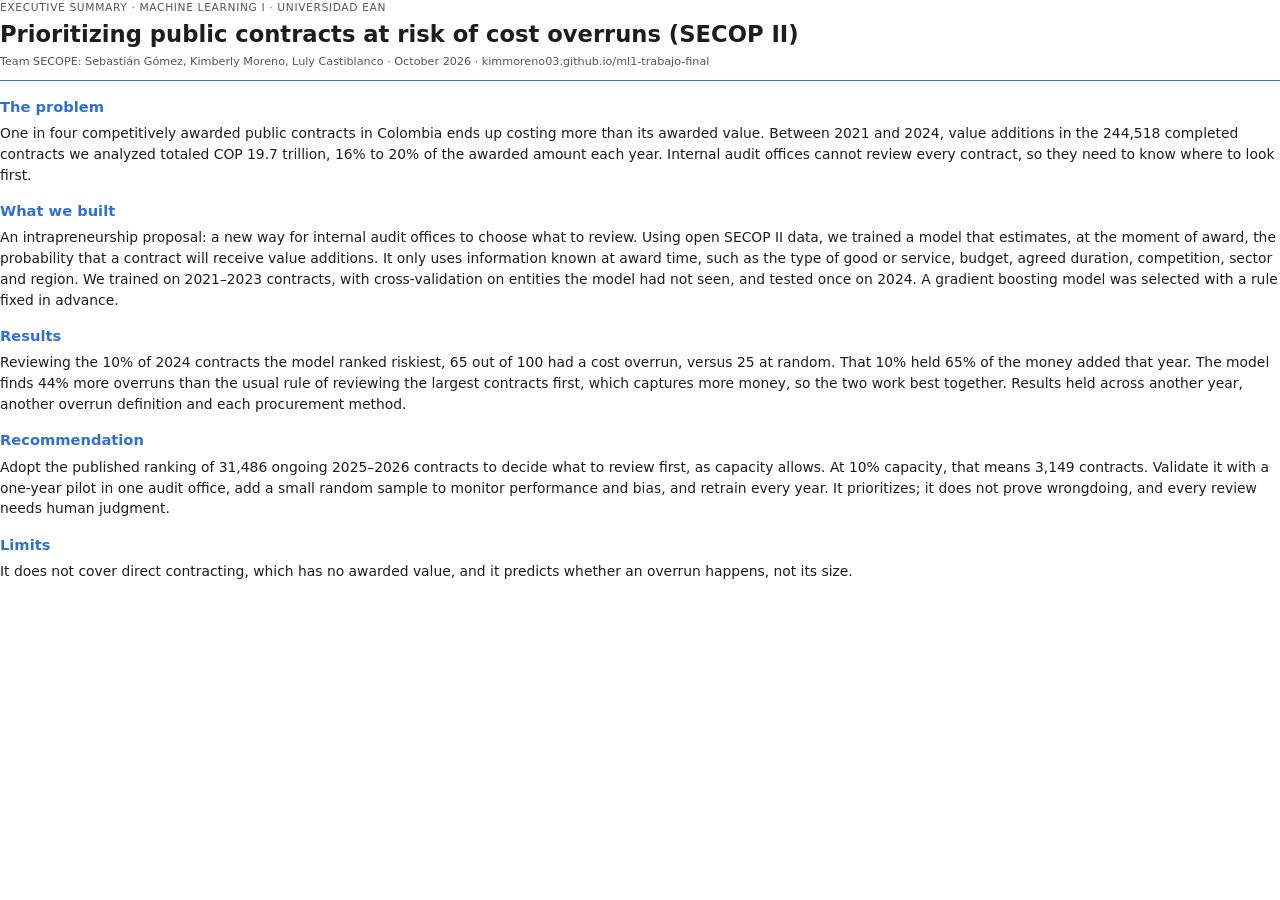
<file: entrega/fuentes_pdf/resumen_ejecutivo_EN.html>
<!doctype html>
<html lang="en">
<head>
<meta charset="utf-8">
<title>Executive summary · SECOPE</title>
<link rel="stylesheet" href="estilos.css">
<style>
  body { font-size: 10.4pt; line-height: 1.5; }
  h1 { font-size: 17pt; margin: 4pt 0 4pt; }
  .meta { font-size: 8.4pt; color: var(--gris); padding-bottom: 7pt; border-bottom: 1.5px solid var(--azul); margin-bottom: 10pt; }
  h3 { color: var(--azul); font-size: 11pt; margin: 11pt 0 4pt; }
</style>
</head>
<body>
<div class="antetitulo">Executive summary · Machine Learning I · Universidad EAN</div>
<h1>Prioritizing public contracts at risk of cost overruns (SECOP II)</h1>
<div class="meta">Team SECOPE: Sebastián Gómez, Kimberly Moreno, Luly Castiblanco · October 2026 · kimmoreno03.github.io/ml1-trabajo-final</div>

<h3>The problem</h3>
<p>One in four competitively awarded public contracts in Colombia ends up costing more than its awarded value. Between 2021 and 2024, value additions in the 244,518 completed contracts we analyzed totaled COP 19.7 trillion, 16% to 20% of the awarded amount each year. Internal audit offices cannot review every contract, so they need to know where to look first.</p>

<h3>What we built</h3>
<p>An intrapreneurship proposal: a new way for internal audit offices to choose what to review. Using open SECOP II data, we trained a model that estimates, at the moment of award, the probability that a contract will receive value additions. It only uses information known at award time, such as the type of good or service, budget, agreed duration, competition, sector and region. We trained on 2021–2023 contracts, with cross-validation on entities the model had not seen, and tested once on 2024. A gradient boosting model was selected with a rule fixed in advance.</p>

<h3>Results</h3>
<p>Reviewing the 10% of 2024 contracts the model ranked riskiest, 65 out of 100 had a cost overrun, versus 25 at random. That 10% held 65% of the money added that year. The model finds 44% more overruns than the usual rule of reviewing the largest contracts first, which captures more money, so the two work best together. Results held across another year, another overrun definition and each procurement method.</p>

<h3>Recommendation</h3>
<p>Adopt the published ranking of 31,486 ongoing 2025–2026 contracts to decide what to review first, as capacity allows. At 10% capacity, that means 3,149 contracts. Validate it with a one-year pilot in one audit office, add a small random sample to monitor performance and bias, and retrain every year. It prioritizes; it does not prove wrongdoing, and every review needs human judgment.</p>

<h3>Limits</h3>
<p>It does not cover direct contracting, which has no awarded value, and it predicts whether an overrun happens, not its size.</p>
</body>
</html>
</file>
<file: docs/estilos.css>
:root {
  color-scheme: light;
  --fondo: #f4f3f0;
  --superficie: #fcfcfb;
  --superficie-2: #f0efec;
  --borde: #e2e0da;
  --borde-fuerte: #c9c6bd;
  --texto: #0b0b0b;
  --texto-2: #52514e;
  --texto-3: #74726c;
  --acento: #2a78d6;
  --acento-suave: #e6f0fc;
  --serie-1: #2a78d6;
  --serie-2: #eb6834;
  --serie-3: #1baf7a;
  --neutro: #9a978f;
  --rejilla: #e8e6e1;
  --alto: #d03b3b;
  --sombra: 0 1px 2px rgba(0, 0, 0, .05);
}
@media (prefers-color-scheme: dark) {
  :root:where(:not([data-theme="light"])) {
    color-scheme: dark;
    --fondo: #121211;
    --superficie: #1a1a19;
    --superficie-2: #232321;
    --borde: #33332f;
    --borde-fuerte: #4a4945;
    --texto: #f0efec;
    --texto-2: #c3c2b7;
    --texto-3: #9a998f;
    --acento: #3987e5;
    --acento-suave: #1c2c40;
    --serie-1: #3987e5;
    --serie-2: #d95926;
    --serie-3: #199e70;
    --neutro: #7d7b74;
    --rejilla: #2c2c29;
    --alto: #e66767;
    --sombra: none;
  }
}
:root[data-theme="dark"] {
  color-scheme: dark;
  --fondo: #121211;
  --superficie: #1a1a19;
  --superficie-2: #232321;
  --borde: #33332f;
  --borde-fuerte: #4a4945;
  --texto: #f0efec;
  --texto-2: #c3c2b7;
  --texto-3: #9a998f;
  --acento: #3987e5;
  --acento-suave: #1c2c40;
  --serie-1: #3987e5;
  --serie-2: #d95926;
  --serie-3: #199e70;
  --neutro: #7d7b74;
  --rejilla: #2c2c29;
  --alto: #e66767;
  --sombra: none;
}

* { box-sizing: border-box; }
html { -webkit-text-size-adjust: 100%; }
body {
  margin: 0;
  background: var(--fondo);
  color: var(--texto);
  font: 15px/1.55 system-ui, -apple-system, "Segoe UI", Roboto, "Helvetica Neue", Arial, sans-serif;
}
.contenedor { max-width: 1240px; margin: 0 auto; padding: 0 24px; }
h1, h2, h3 { line-height: 1.25; margin: 0; }
a { color: var(--acento); }
code { font-size: .92em; background: var(--superficie-2); padding: 1px 5px; border-radius: 4px; }

/* encabezado */
.encabezado { background: var(--superficie); border-bottom: 1px solid var(--borde); position: sticky; top: 0; z-index: 10; }
.encabezado-fila { display: flex; justify-content: space-between; align-items: flex-end; gap: 24px; padding-top: 18px; padding-bottom: 12px; }
.sobretitulo { margin: 0 0 4px; font-size: 12px; letter-spacing: .06em; text-transform: uppercase; color: var(--texto-3); }
h1 { font-size: 24px; font-weight: 650; }
.subtitulo { margin: 4px 0 0; color: var(--texto-2); max-width: 760px; }
.meta { margin: 0; font-size: 12.5px; color: var(--texto-3); text-align: right; white-space: nowrap; }
.pestanas { border-top: 1px solid var(--borde); }
.pestanas-fila { display: flex; gap: 2px; overflow-x: auto; scrollbar-width: thin; }
.pestanas button {
  appearance: none; border: 0; background: none; color: var(--texto-2); font: inherit; font-size: 14px;
  padding: 11px 14px 10px; border-bottom: 3px solid transparent; cursor: pointer; white-space: nowrap;
}
.pestanas button:hover { color: var(--texto); }
.pestanas button[aria-selected="true"] { color: var(--texto); font-weight: 600; border-bottom-color: var(--acento); }
.pestanas button:focus-visible { outline: 2px solid var(--acento); outline-offset: -2px; }

/* paneles */
main.contenedor { padding-top: 30px; padding-bottom: 40px; }
.mensaje { font-size: 21px; font-weight: 600; max-width: 980px; margin-bottom: 20px; }
.subtitulo-seccion { font-size: 16px; margin: 28px 0 10px; }
.bloque, .grafico {
  background: var(--superficie); border: 1px solid var(--borde); border-radius: 10px;
  padding: 18px 20px; box-shadow: var(--sombra); margin: 0;
}
.bloque h3 { font-size: 15.5px; margin-bottom: 10px; }
.bloque p { margin: 0 0 10px; color: var(--texto-2); }
.bloque ul, .bloque ol { margin: 0; padding-left: 20px; color: var(--texto-2); }
.bloque li { margin-bottom: 8px; }
.bloque strong { color: var(--texto); }
.lista-espaciada li { margin-bottom: 12px; }
.dos-columnas { display: grid; grid-template-columns: 1fr 1fr; gap: 18px; margin-bottom: 18px; }
.tres-columnas { display: grid; grid-template-columns: repeat(3, 1fr); gap: 18px; margin-bottom: 18px; }
.nota { color: var(--texto-3); font-size: 13px; margin: 8px 0 0; max-width: 980px; }
.destacado { background: var(--acento-suave); border-radius: 8px; padding: 10px 12px; color: var(--texto) !important; margin-top: 12px !important; }
.aviso { padding: 12px 14px; border-radius: 8px; margin-bottom: 18px; }
.aviso-error { background: #fdecec; color: #8a1c1c; border: 1px solid #f3c2c2; }

/* tarjetas */
.tarjetas { display: grid; grid-template-columns: repeat(auto-fit, minmax(200px, 1fr)); gap: 14px; margin-bottom: 18px; }
.tarjeta { background: var(--superficie); border: 1px solid var(--borde); border-radius: 10px; padding: 16px 18px; box-shadow: var(--sombra); }
.tarjeta .valor { font-size: 30px; font-weight: 650; letter-spacing: -.01em; line-height: 1.1; font-variant-numeric: tabular-nums; }
.tarjeta .etiqueta { margin-top: 6px; font-size: 13.5px; color: var(--texto-2); }
.tarjeta .detalle { margin-top: 4px; font-size: 12.5px; color: var(--texto-3); }

/* recorrido */
.recorrido { list-style: none; padding: 0 !important; margin: 0; counter-reset: paso; }
.recorrido li { counter-increment: paso; display: flex; gap: 10px; align-items: baseline; margin-bottom: 9px; }
.recorrido li::before { content: counter(paso); flex: none; width: 22px; height: 22px; border-radius: 50%; background: var(--acento-suave); color: var(--acento); font-size: 12px; font-weight: 700; display: inline-grid; place-items: center; }
.recorrido a { text-decoration: none; font-weight: 600; }
.recorrido span { color: var(--texto-3); }
.pasos li { margin-bottom: 8px; }

/* gráficos */
.grafico figcaption { font-weight: 600; font-size: 14.5px; margin-bottom: 10px; }
.grafico figcaption span { display: block; font-weight: 400; font-size: 12.5px; color: var(--texto-3); }
.lienzo { position: relative; height: 290px; }
.lienzo.alto { height: 360px; }
.lienzo.bajo { height: 150px; }
.grafico.compacto { border: 0; padding: 12px 0 0; box-shadow: none; }

/* tablas */
.tabla { width: 100%; border-collapse: collapse; background: var(--superficie); font-size: 13.5px; font-variant-numeric: tabular-nums; }
.tabla th, .tabla td { padding: 8px 10px; border-bottom: 1px solid var(--borde); text-align: left; vertical-align: top; }
.tabla th { font-size: 12px; text-transform: uppercase; letter-spacing: .03em; color: var(--texto-3); font-weight: 600; background: var(--superficie-2); position: sticky; top: 0; }
.tabla td.num, .tabla th.num { text-align: right; white-space: nowrap; }
.tabla tr.resaltada td { background: var(--acento-suave); font-weight: 600; }
.marco-tabla { border: 1px solid var(--borde); border-radius: 10px; overflow: hidden; margin-bottom: 18px; overflow-x: auto; }
.tabla-detalle { margin: 6px 0 18px; }
.tabla-detalle summary { cursor: pointer; color: var(--acento); font-size: 13.5px; margin-bottom: 8px; }
.tabla-desplazable { border: 1px solid var(--borde); border-radius: 10px; overflow: auto; max-height: 640px; background: var(--superficie); }
.ranking td { font-size: 13px; }
.ranking .objeto { min-width: 300px; max-width: 420px; color: var(--texto-2); }
.ranking td.modalidad { min-width: 150px; }
.ranking td.fecha { white-space: nowrap; }
.ranking .entidad { max-width: 220px; font-weight: 550; }
.barra-prob { display: flex; align-items: center; gap: 8px; min-width: 120px; }
.barra-prob .pista { flex: 1; height: 8px; background: var(--superficie-2); border-radius: 4px; overflow: hidden; }
.barra-prob .relleno { height: 100%; background: var(--serie-1); border-radius: 4px; }
.insignia { display: inline-block; font-size: 11.5px; font-weight: 600; padding: 1px 7px; border-radius: 10px; border: 1px solid var(--borde-fuerte); color: var(--texto-2); white-space: nowrap; }
.insignia.muy-alta { border-color: var(--alto); color: var(--alto); }

/* filtros */
.filtros { display: flex; flex-wrap: wrap; gap: 12px 16px; align-items: flex-end; background: var(--superficie); border: 1px solid var(--borde); border-radius: 10px; padding: 14px 16px; margin-bottom: 12px; }
.filtros label { display: flex; flex-direction: column; gap: 4px; font-size: 12.5px; color: var(--texto-3); }
.filtros select, .filtros input { font: inherit; font-size: 13.5px; color: var(--texto); background: var(--superficie); border: 1px solid var(--borde-fuerte); border-radius: 6px; padding: 6px 8px; min-width: 150px; max-width: 240px; }
.filtros .buscar input { min-width: 220px; }
.barra-acciones { display: flex; justify-content: space-between; align-items: center; gap: 12px; flex-wrap: wrap; margin-bottom: 10px; }
.barra-acciones p { margin: 0; color: var(--texto-2); font-size: 13.5px; }
.boton { font: inherit; font-size: 13.5px; font-weight: 600; background: var(--acento); color: #fff; border: 0; border-radius: 6px; padding: 7px 12px; cursor: pointer; text-decoration: none; display: inline-block; }
.boton.secundario { background: none; color: var(--acento); border: 1px solid var(--acento); margin-left: 6px; }
.paginacion { display: flex; gap: 6px; justify-content: flex-end; align-items: center; margin: 10px 0 18px; font-size: 13px; color: var(--texto-2); }
.paginacion button { font: inherit; font-size: 13px; background: var(--superficie); color: var(--texto); border: 1px solid var(--borde-fuerte); border-radius: 6px; padding: 4px 10px; cursor: pointer; }
.paginacion button:disabled { opacity: .45; cursor: default; }

.pie { border-top: 1px solid var(--borde); background: var(--superficie); color: var(--texto-3); font-size: 12.5px; }
.pie p { margin: 0; padding: 16px 0; }

@media (max-width: 900px) {
  .dos-columnas, .tres-columnas { grid-template-columns: 1fr; }
  .encabezado-fila { flex-direction: column; align-items: flex-start; }
  .meta { text-align: left; white-space: normal; }
  .encabezado { position: static; }
}
@media (max-width: 560px) {
  .contenedor { padding: 0 16px; }
  h1 { font-size: 20px; }
  .mensaje { font-size: 18px; }
  .tarjeta .valor { font-size: 26px; }
}

.bloque-conclusiones { margin-bottom: 18px; }
#resumen-recorrido { counter-reset: paso 1; }
.bloque-crecimiento { margin-bottom: 18px; }
.bloque-crecimiento .nota { margin-top: 10px; }
.cuatro-columnas { display: grid; grid-template-columns: repeat(4, 1fr); gap: 14px; margin-bottom: 18px; }
.cuatro-columnas .bloque p { margin: 0; }
@media (max-width: 1100px) { .cuatro-columnas { grid-template-columns: 1fr 1fr; } }
@media (max-width: 560px) { .cuatro-columnas { grid-template-columns: 1fr; } }
.dos-columnas > *, .tres-columnas > *, .cuatro-columnas > * { min-width: 0; }
</file>
<file: entrega/fuentes_pdf/estilos.css>
@page { size: Letter; margin: 0.75in 0.75in 0.85in 0.75in; }
:root { --azul: #2f6fd6; --tinta: #1d1d1d; --gris: #555; --linea: #d9d6cf; --fondo: #f3f1ec; --resalte: #e6effb; }
* { box-sizing: border-box; }
body { font-family: "DejaVu Sans", Verdana, sans-serif; color: var(--tinta); font-size: 9.1pt; line-height: 1.4; margin: 0; background: #fff; }
h1 { font-size: 19pt; line-height: 1.2; margin: 6pt 0 8pt; }
h2 { font-size: 13.5pt; margin: 0 0 8pt; padding-bottom: 4pt; border-bottom: 1.2px solid var(--azul); }
h3 { font-size: 10.5pt; margin: 12pt 0 5pt; }
p { margin: 0 0 7pt; }
ul, ol { margin: 0 0 7pt; padding-left: 18pt; }
li { margin-bottom: 3pt; }
.seccion { margin-top: 16pt; }
.salto { break-before: page; margin-top: 0; }
h2 { break-after: avoid; } h3 { break-after: avoid; }
.evitar { break-inside: avoid; }
.antetitulo { font-size: 8pt; letter-spacing: .06em; color: var(--gris); text-transform: uppercase; }
.subtitulo { font-size: 11pt; color: var(--gris); margin-bottom: 18pt; }
.kpis { display: flex; gap: 8pt; margin: 14pt 0; }
.kpi { flex: 1; border: 1px solid var(--linea); border-radius: 4px; padding: 8pt 9pt; }
.kpi b { display: block; font-size: 15pt; color: var(--azul); margin-bottom: 3pt; }
.kpi span { font-size: 7.6pt; color: var(--gris); line-height: 1.5; display: block; }
.recuadro { background: var(--fondo); border-left: 4px solid var(--azul); padding: 9pt 12pt; margin: 10pt 0; }
.formula { background: var(--fondo); border-left: 4px solid var(--azul); padding: 9pt; text-align: center; margin: 8pt 0; }
.ficha { margin-top: 210pt; font-size: 8.2pt; color: var(--gris); }
.ficha td { padding: 2pt 14pt 2pt 0; border: none; }
.ficha td:first-child { font-weight: bold; color: var(--tinta); }
table { width: 100%; border-collapse: collapse; margin: 6pt 0 9pt; font-size: 8.2pt; }
th { background: var(--fondo); text-align: left; padding: 4pt 6pt; font-weight: bold; }
td { padding: 4pt 6pt; border-bottom: 1px solid var(--linea); vertical-align: top; }
td.n, th.n { text-align: right; }
tr.destacada td { background: var(--resalte); font-weight: bold; }
figure { margin: 8pt 0 10pt; }
figure img { width: 100%; }
figcaption { font-size: 7.6pt; color: var(--gris); }
code { font-family: "DejaVu Sans Mono", monospace; font-size: 8pt; background: var(--fondo); padding: 0 2pt; }
.dos { display: flex; gap: 14pt; }
.dos > div { flex: 1; }
.pendiente { border: 1.5px dashed #c0392b; background: #fdf1ef; padding: 9pt 12pt; color: #8e2a1e; }
.refs p { padding-left: 18pt; text-indent: -18pt; font-size: 8.2pt; margin-bottom: 5pt; }
tr { break-inside: avoid; }
</file>
